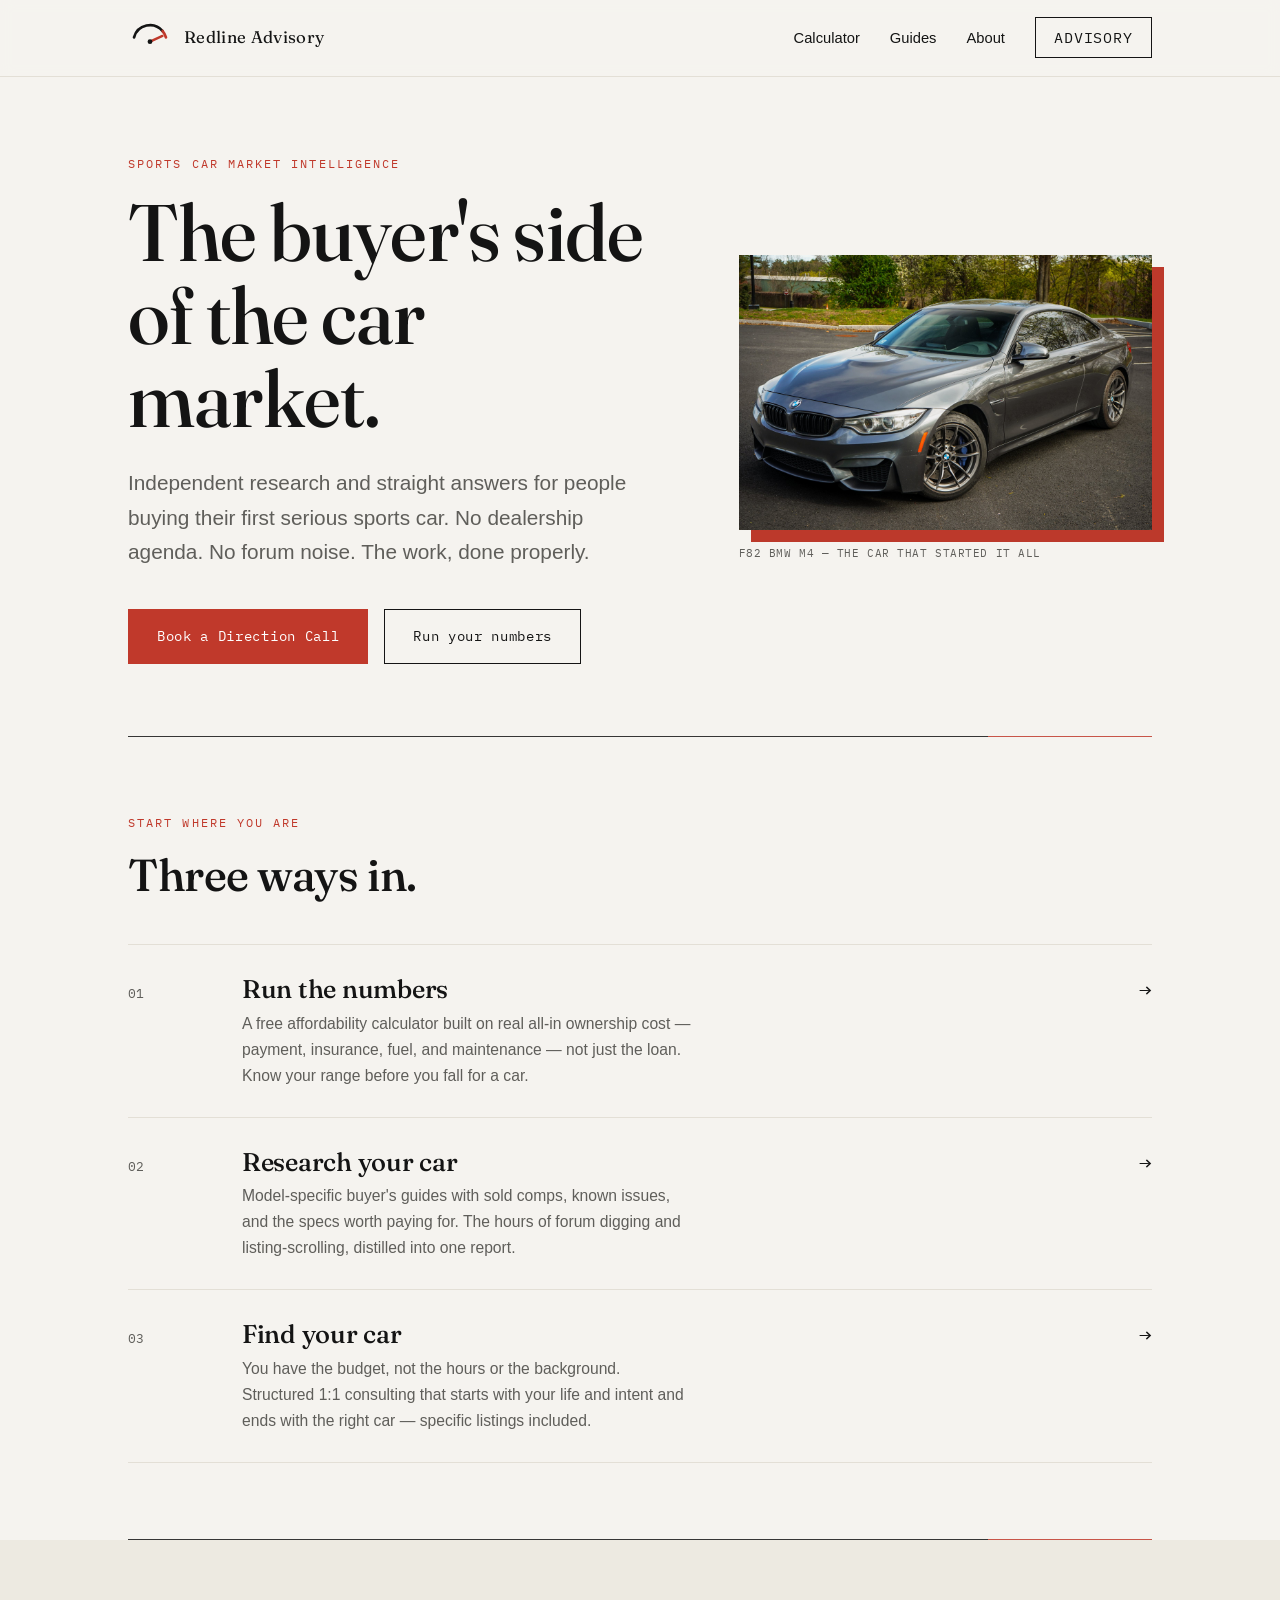
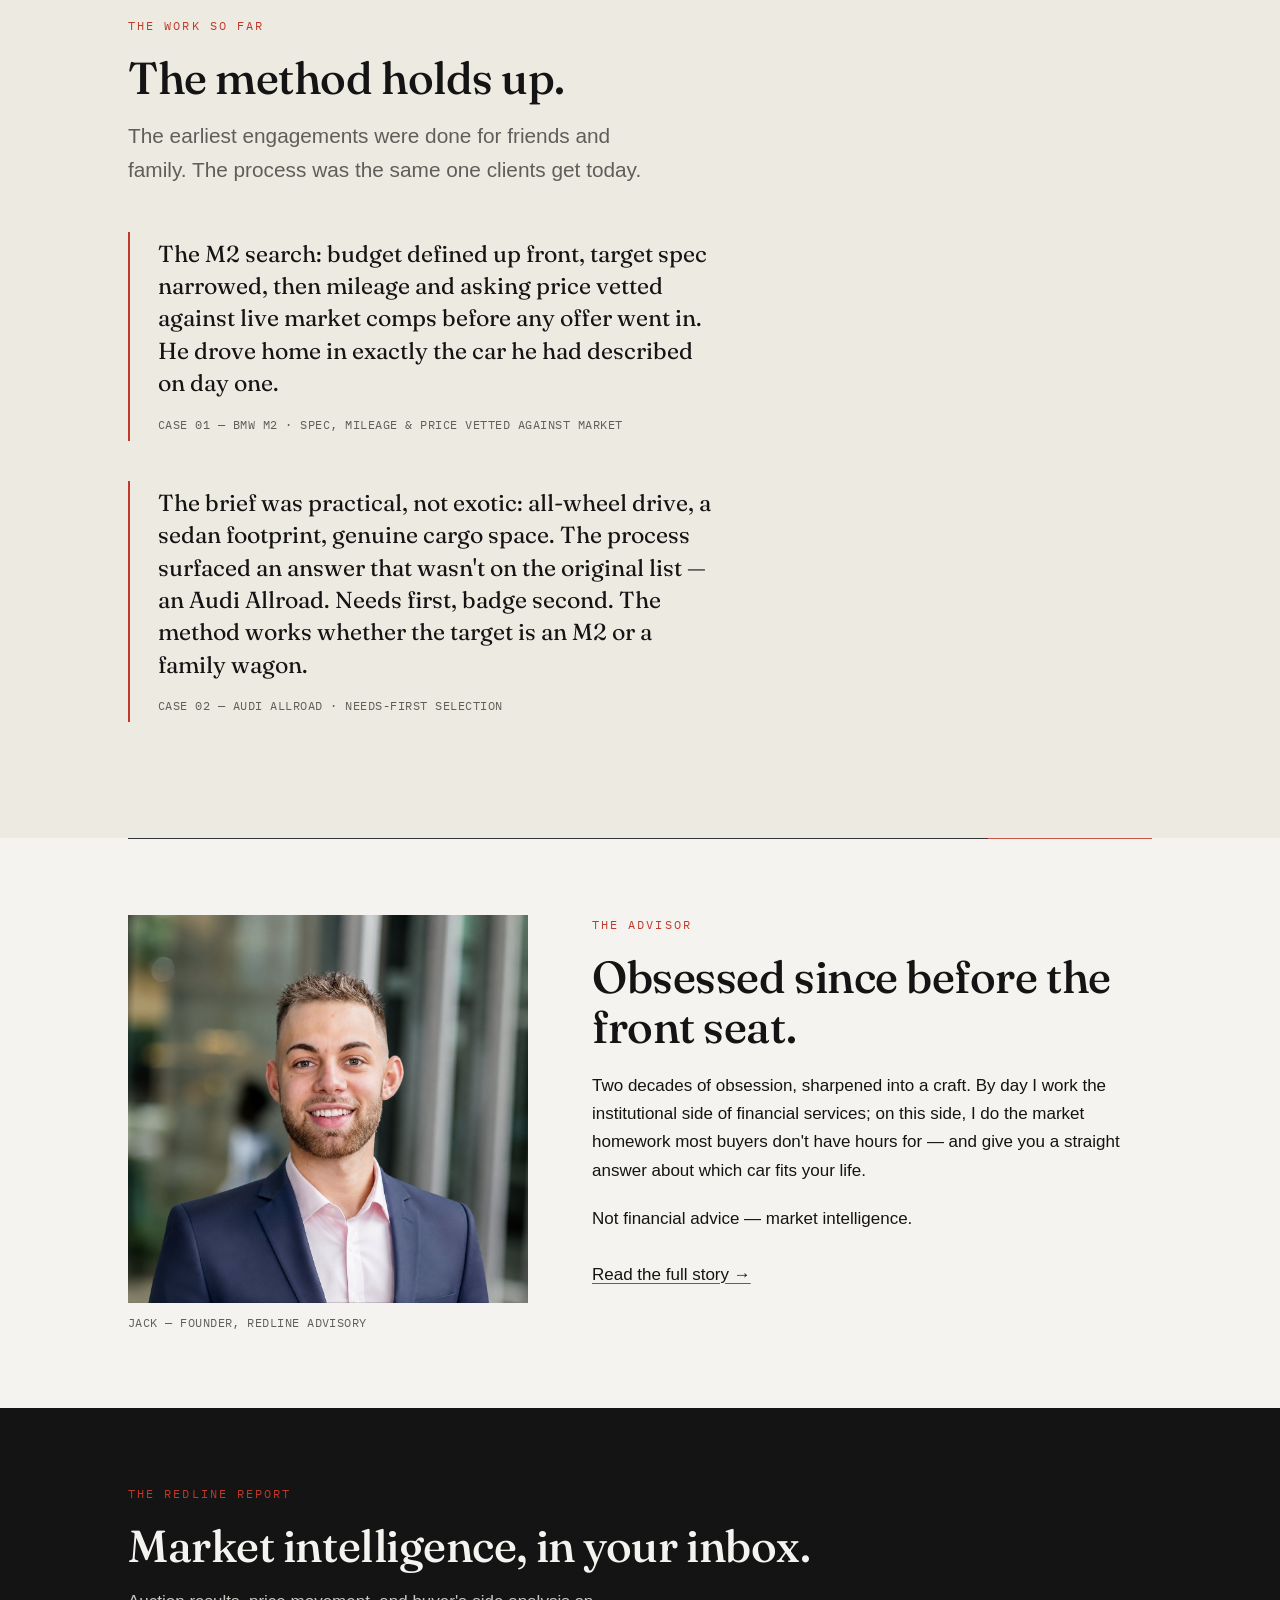
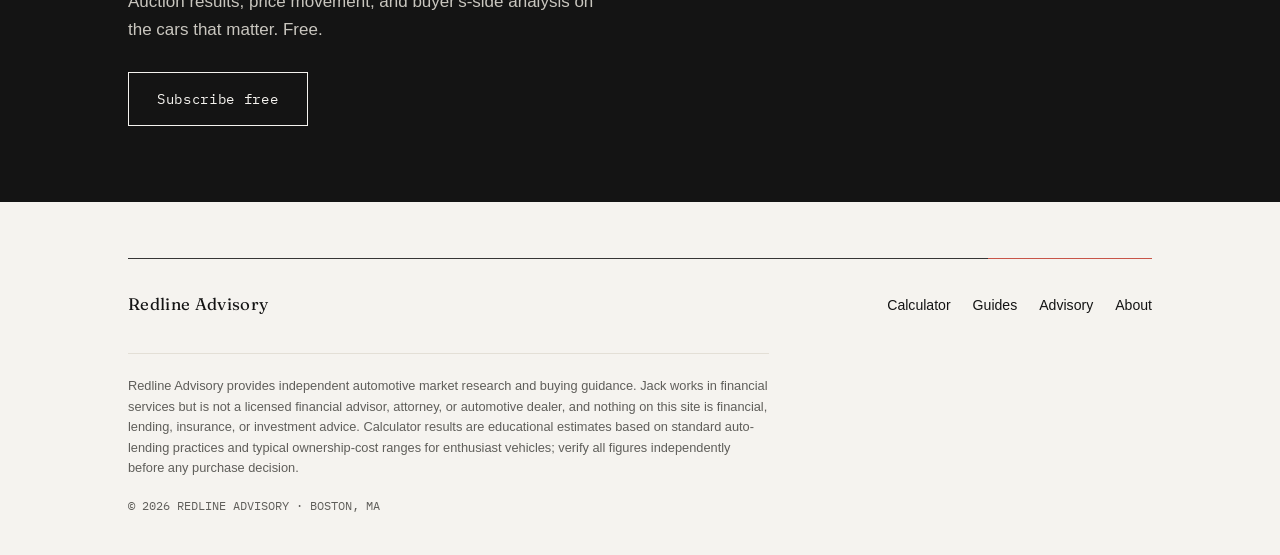
<file: index.html>
<!DOCTYPE html>
<html lang="en">
<head>
<meta charset="UTF-8">
<meta name="viewport" content="width=device-width, initial-scale=1.0">
<title>Redline Advisory — The buyer's side of the car market</title>
<meta name="description" content="Independent sports car market intelligence, buyer's guides, and 1:1 consulting for people buying their first serious sports car.">
<link rel="preconnect" href="https://fonts.googleapis.com">
<link rel="preconnect" href="https://fonts.gstatic.com" crossorigin>
<link href="https://fonts.googleapis.com/css2?family=Fraunces:opsz,wght@9..144,400;9..144,500;9..144,600&family=IBM+Plex+Mono:wght@400;500&display=swap" rel="stylesheet">
<link rel="canonical" href="https://redline-advisory.com/">
<link rel="icon" href="favicon.svg" type="image/svg+xml">
<link rel="icon" href="favicon.ico" sizes="32x32">
<link rel="apple-touch-icon" href="apple-touch-icon.png">
<meta name="theme-color" content="#F5F3EF">
<meta property="og:type" content="website">
<meta property="og:site_name" content="Redline Advisory">
<meta property="og:title" content="Redline Advisory — The buyer's side of the car market">
<meta property="og:description" content="Independent sports car market intelligence, buyer's guides, and 1:1 consulting for people buying their first serious sports car.">
<meta property="og:url" content="https://redline-advisory.com/">
<meta property="og:image" content="https://redline-advisory.com/images/bmw-m4-guide.jpg">
<meta name="twitter:card" content="summary_large_image">
<meta name="twitter:title" content="Redline Advisory — The buyer's side of the car market">
<meta name="twitter:description" content="Independent sports car market intelligence, buyer's guides, and 1:1 consulting for people buying their first serious sports car.">
<meta name="twitter:image" content="https://redline-advisory.com/images/bmw-m4-guide.jpg">
<link rel="stylesheet" href="styles.css">
</head>
<body>

<header class="nav-sticky"><div class="wrap">
  <nav class="nav">
    <a class="nav-logo" href="index.html" aria-label="Redline Advisory home">
      <svg width="44" height="44" viewBox="0 0 48 48" fill="none" xmlns="http://www.w3.org/2000/svg" role="img" aria-hidden="true">
        <path d="M6.6 23.3 A18 18 0 0 1 37.8 16.4" stroke="#141414" stroke-width="3" stroke-linecap="round"/>
        <path d="M37.8 16.4 A18 18 0 0 1 41.4 23.3" stroke="#C0392B" stroke-width="3" stroke-linecap="round"/>
        <line x1="24" y1="28" x2="37.6" y2="21.7" stroke="#C0392B" stroke-width="2.6" stroke-linecap="round"/>
        <circle cx="24" cy="28" r="2.6" fill="#141414"/>
      </svg>
      <span class="nav-wordmark">Redline Advisory</span>
    </a>
    <ul class="nav-links">
      <li class="hide-m"><a href="calculator.html">Calculator</a></li>
      <li class="hide-m"><a href="guides.html">Guides</a></li>
      <li class="hide-m"><a href="about.html">About</a></li>
      <li><a class="nav-cta" href="advisory.html">ADVISORY</a></li>
      <li class="show-m"><button class="nav-toggle" type="button" aria-label="Open menu" aria-expanded="false" aria-controls="nav-mobile"><span></span><span></span><span></span></button></li>
    </ul>
  </nav>
  <ul class="nav-mobile" id="nav-mobile" hidden>
    <li><a href="calculator.html">Calculator</a></li>
    <li><a href="guides.html">Guides</a></li>
    <li><a href="about.html">About</a></li>
  </ul>
</div></header>

<main>
  <!-- HERO -->
  <section class="hero wrap">
    <div class="hero-split">
      <div>
        <span class="eyebrow">Sports Car Market Intelligence</span>
        <h1>The buyer's side of the car market.</h1>
        <p class="lede">Independent research and straight answers for people buying their first serious sports car. No dealership agenda. No forum noise. The work, done properly.</p>
        <div class="hero-actions">
          <a class="btn btn-solid" href="advisory.html">Book a Direction Call</a>
          <a class="btn btn-ghost" href="calculator.html">Run your numbers</a>
        </div>
      </div>
      <div class="hero-photo reveal in">
        <img src="images/bmw-m4-guide.jpg" alt="Mineral Grey BMW M4 F82 coupe, front three-quarter view" fetchpriority="high">
        <p class="photo-cap">F82 BMW M4 &mdash; THE CAR THAT STARTED IT ALL</p>
      </div>
    </div>
  </section>

  <div class="wrap"><hr class="redline-rule rule-anim"></div>

  <!-- PERSONA DOORS -->
  <section class="section wrap">
    <div class="section-head reveal">
      <span class="eyebrow">Start where you are</span>
      <h2>Three ways in.</h2>
    </div>

    <a class="door reveal" href="calculator.html">
      <span class="door-index">01</span>
      <span>
        <h3>Run the numbers</h3>
        <p>A free affordability calculator built on real all-in ownership cost — payment, insurance, fuel, and maintenance — not just the loan. Know your range before you fall for a car.</p>
      </span>
      <span class="door-arrow" aria-hidden="true">&rarr;</span>
    </a>

    <a class="door reveal" href="guides.html">
      <span class="door-index">02</span>
      <span>
        <h3>Research your car</h3>
        <p>Model-specific buyer's guides with sold comps, known issues, and the specs worth paying for. The hours of forum digging and listing-scrolling, distilled into one report.</p>
      </span>
      <span class="door-arrow" aria-hidden="true">&rarr;</span>
    </a>

    <a class="door reveal" href="advisory.html">
      <span class="door-index">03</span>
      <span>
        <h3>Find your car</h3>
        <p>You have the budget, not the hours or the background. Structured 1:1 consulting that starts with your life and intent and ends with the right car — specific listings included.</p>
      </span>
      <span class="door-arrow" aria-hidden="true">&rarr;</span>
    </a>
  </section>

  <div class="wrap"><hr class="redline-rule rule-anim"></div>

  <!-- PROOF -->
  <section class="section band-alt"><div class="wrap">
    <div class="section-head reveal">
      <span class="eyebrow">The work so far</span>
      <h2>The method holds up.</h2>
      <p class="lede" style="margin-top:16px;">The earliest engagements were done for friends and family. The process was the same one clients get today.</p>
    </div>

    <figure class="case reveal">
      <blockquote>The M2 search: budget defined up front, target spec narrowed, then mileage and asking price vetted against live market comps before any offer went in. He drove home in exactly the car he had described on day one.</blockquote>
      <figcaption>CASE 01 &mdash; BMW M2 &middot; SPEC, MILEAGE &amp; PRICE VETTED AGAINST MARKET</figcaption>
    </figure>

    <figure class="case reveal">
      <blockquote>The brief was practical, not exotic: all-wheel drive, a sedan footprint, genuine cargo space. The process surfaced an answer that wasn't on the original list &mdash; an Audi Allroad. Needs first, badge second. The method works whether the target is an M2 or a family wagon.</blockquote>
      <figcaption>CASE 02 &mdash; AUDI ALLROAD &middot; NEEDS-FIRST SELECTION</figcaption>
    </figure>
  </div></section>

  <div class="wrap"><hr class="redline-rule rule-anim"></div>

  <!-- ABOUT TEASER -->
  <section class="section wrap">
    <div class="about-grid">
      <div class="reveal">
        <img src="images/jack-headshot.jpg" alt="Jack, founder of Redline Advisory" loading="lazy">
        <p class="photo-cap">JACK &mdash; FOUNDER, REDLINE ADVISORY</p>
      </div>
      <div class="about-copy reveal">
        <span class="eyebrow">The advisor</span>
        <h2>Obsessed since before the front seat.</h2>
        <p style="margin-top:20px;">Two decades of obsession, sharpened into a craft. By day I work the institutional side of financial services; on this side, I do the market homework most buyers don't have hours for &mdash; and give you a straight answer about which car fits your life.</p>
        <p>Not financial advice &mdash; market intelligence.</p>
        <p style="margin-top:28px;"><a href="about.html">Read the full story &rarr;</a></p>
      </div>
    </div>
  </section>

  <!-- NEWSLETTER BAND -->
  <section class="news-band">
    <div class="wrap section">
      <span class="eyebrow">The Redline Report</span>
      <h2>Market intelligence, in your inbox.</h2>
      <p style="margin-top:16px;">Auction results, price movement, and buyer's-side analysis on the cars that matter. Free.</p>
      <!-- SWAP: replace href with your Beehiiv subscribe URL -->
      <a class="btn" href="#" data-placeholder="beehiiv">Subscribe free</a>
    </div>
  </section>
</main>

<footer class="wrap">
  <hr class="redline-rule rule-anim">
  <div class="foot-grid">
    <span class="nav-wordmark">Redline Advisory</span>
    <ul class="foot-links">
      <li><a href="calculator.html">Calculator</a></li>
      <li><a href="guides.html">Guides</a></li>
      <li><a href="advisory.html">Advisory</a></li>
      <li><a href="about.html">About</a></li>
    </ul>
  </div>
  <p class="disclaimer">Redline Advisory provides independent automotive market research and buying guidance. Jack works in financial services but is not a licensed financial advisor, attorney, or automotive dealer, and nothing on this site is financial, lending, insurance, or investment advice. Calculator results are educational estimates based on standard auto-lending practices and typical ownership-cost ranges for enthusiast vehicles; verify all figures independently before any purchase decision.</p>
  <p class="copyright">&copy; 2026 REDLINE ADVISORY &middot; BOSTON, MA</p>
</footer>

<script src="site.js"></script>
</body>
</html>
</file>
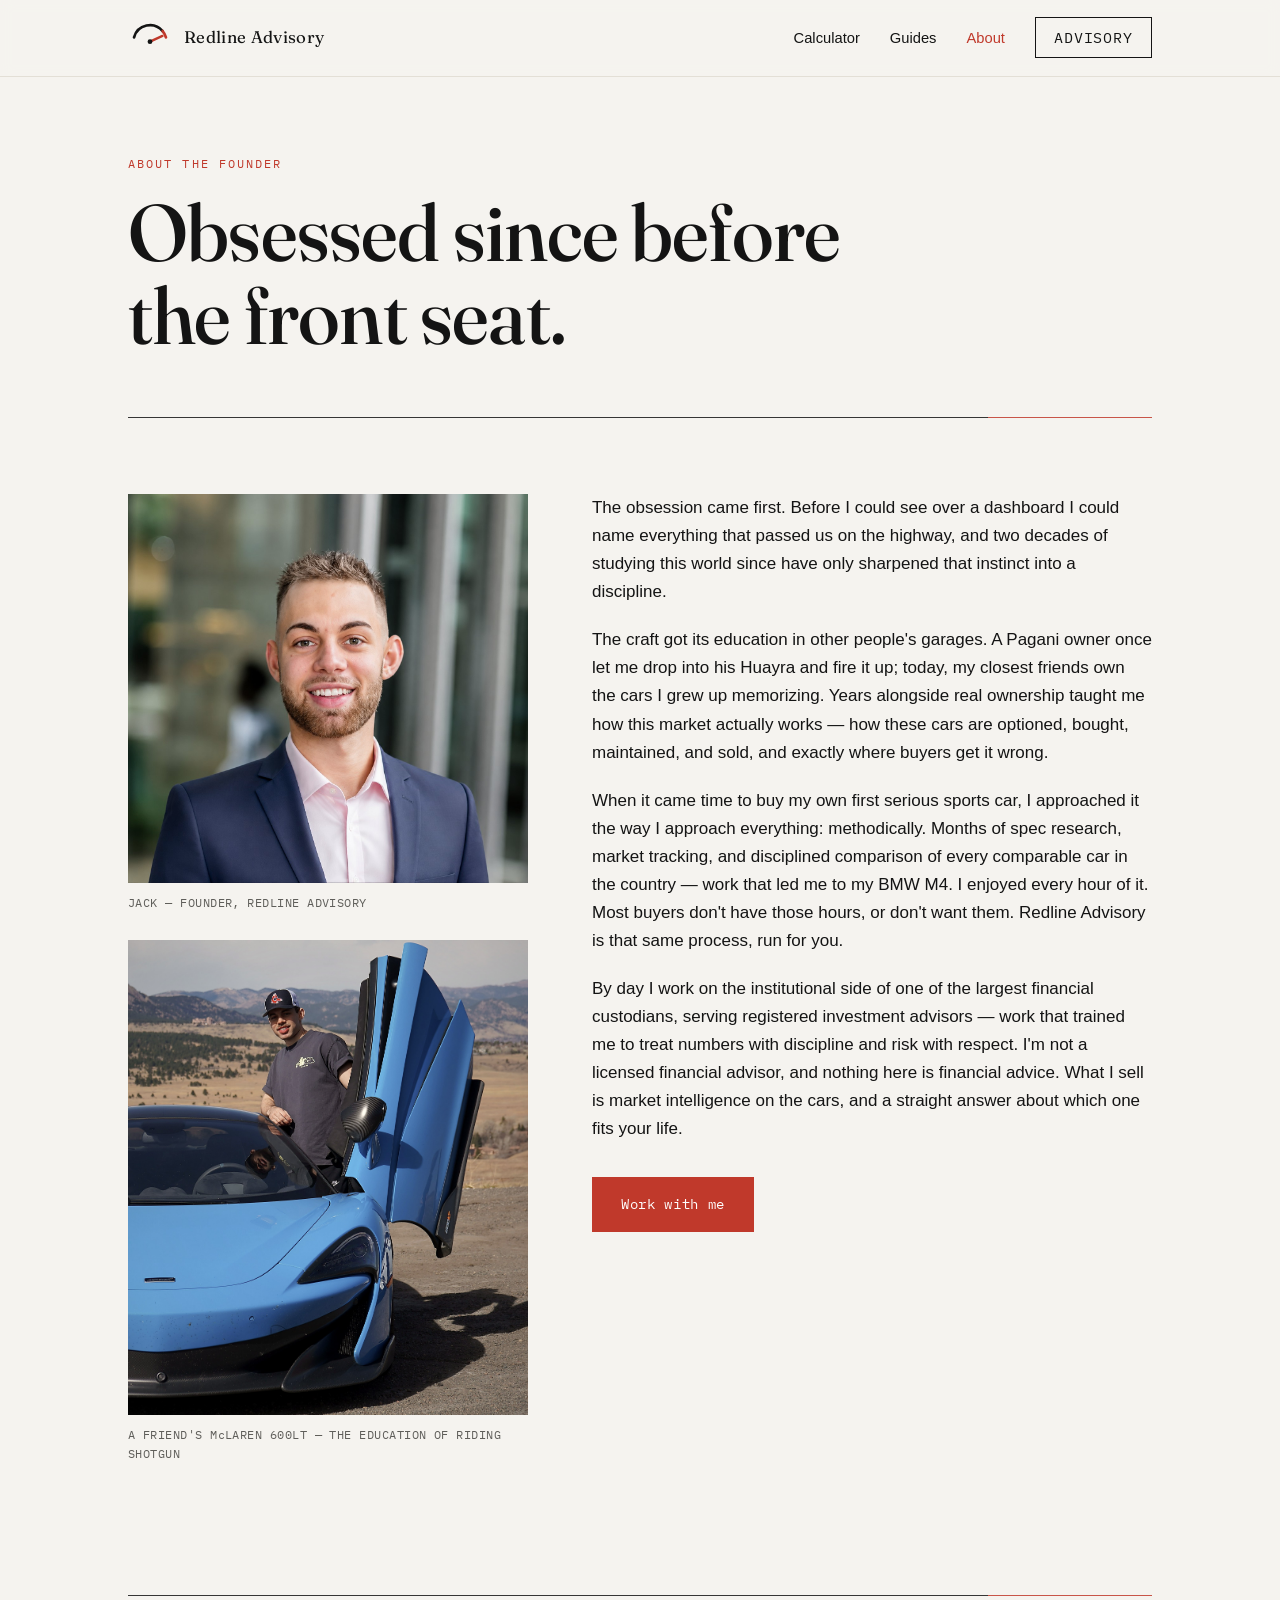
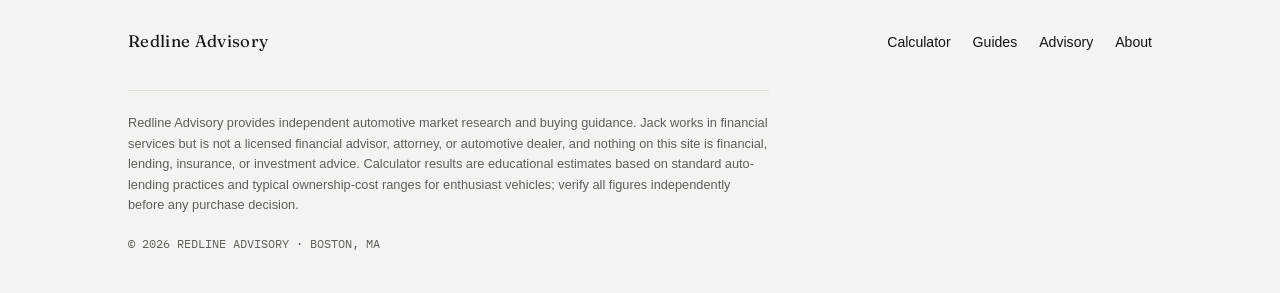
<file: about.html>
<!DOCTYPE html>
<html lang="en">
<head>
<meta charset="UTF-8">
<meta name="viewport" content="width=device-width, initial-scale=1.0">
<title>About Jack — Redline Advisory</title>
<meta name="description" content="The story behind Redline Advisory: a lifelong car obsessive with a financial services background, doing the buyer's-side research most people don't have time for.">
<link rel="preconnect" href="https://fonts.googleapis.com">
<link rel="preconnect" href="https://fonts.gstatic.com" crossorigin>
<link href="https://fonts.googleapis.com/css2?family=Fraunces:opsz,wght@9..144,400;9..144,500;9..144,600&family=IBM+Plex+Mono:wght@400;500&display=swap" rel="stylesheet">
<link rel="canonical" href="https://redline-advisory.com/about.html">
<link rel="icon" href="favicon.svg" type="image/svg+xml">
<link rel="icon" href="favicon.ico" sizes="32x32">
<link rel="apple-touch-icon" href="apple-touch-icon.png">
<meta name="theme-color" content="#F5F3EF">
<meta property="og:type" content="website">
<meta property="og:site_name" content="Redline Advisory">
<meta property="og:title" content="About Jack — Redline Advisory">
<meta property="og:description" content="The story behind Redline Advisory: a lifelong car obsessive with a financial services background, doing the buyer's-side research most people don't have time for.">
<meta property="og:url" content="https://redline-advisory.com/about.html">
<meta property="og:image" content="https://redline-advisory.com/images/bmw-m4-guide.jpg">
<meta name="twitter:card" content="summary_large_image">
<meta name="twitter:title" content="About Jack — Redline Advisory">
<meta name="twitter:description" content="The story behind Redline Advisory: a lifelong car obsessive with a financial services background, doing the buyer's-side research most people don't have time for.">
<meta name="twitter:image" content="https://redline-advisory.com/images/bmw-m4-guide.jpg">
<link rel="stylesheet" href="styles.css">
</head>
<body>

<header class="nav-sticky"><div class="wrap">
  <nav class="nav">
    <a class="nav-logo" href="index.html" aria-label="Redline Advisory home">
      <svg width="44" height="44" viewBox="0 0 48 48" fill="none" xmlns="http://www.w3.org/2000/svg" aria-hidden="true">
        <path d="M6.6 23.3 A18 18 0 0 1 37.8 16.4" stroke="#141414" stroke-width="3" stroke-linecap="round"/>
        <path d="M37.8 16.4 A18 18 0 0 1 41.4 23.3" stroke="#C0392B" stroke-width="3" stroke-linecap="round"/>
        <line x1="24" y1="28" x2="37.6" y2="21.7" stroke="#C0392B" stroke-width="2.6" stroke-linecap="round"/>
        <circle cx="24" cy="28" r="2.6" fill="#141414"/>
      </svg>
      <span class="nav-wordmark">Redline Advisory</span>
    </a>
    <ul class="nav-links">
      <li class="hide-m"><a href="calculator.html">Calculator</a></li>
      <li class="hide-m"><a href="guides.html">Guides</a></li>
      <li class="hide-m"><a class="active" href="about.html">About</a></li>
      <li><a class="nav-cta" href="advisory.html">ADVISORY</a></li>
      <li class="show-m"><button class="nav-toggle" type="button" aria-label="Open menu" aria-expanded="false" aria-controls="nav-mobile"><span></span><span></span><span></span></button></li>
    </ul>
  </nav>
  <ul class="nav-mobile" id="nav-mobile" hidden>
    <li><a href="calculator.html">Calculator</a></li>
    <li><a href="guides.html">Guides</a></li>
    <li><a class="active" href="about.html">About</a></li>
  </ul>
</div></header>

<main>
  <section class="hero wrap" style="padding-bottom: clamp(30px, 5vw, 60px);">
    <span class="eyebrow">About the founder</span>
    <h1>Obsessed since before the front seat.</h1>
  </section>

  <div class="wrap"><hr class="redline-rule rule-anim"></div>

  <section class="section wrap">
    <div class="about-grid">
      <div class="reveal">
        <img src="images/jack-headshot.jpg" alt="Jack, founder of Redline Advisory" loading="lazy">
        <p class="photo-cap">JACK &mdash; FOUNDER, REDLINE ADVISORY</p>
        <img src="images/mclaren-600lt.jpg" alt="Jack standing at the open door of a friend's blue McLaren 600LT in the Colorado foothills" loading="lazy" style="margin-top: 28px;">
        <p class="photo-cap">A FRIEND'S McLAREN 600LT &mdash; THE EDUCATION OF RIDING SHOTGUN</p>
      </div>

      <div class="about-copy reveal">
        <p>The obsession came first. Before I could see over a dashboard I could name everything that passed us on the highway, and two decades of studying this world since have only sharpened that instinct into a discipline.</p>

        <p>The craft got its education in other people's garages. A Pagani owner once let me drop into his Huayra and fire it up; today, my closest friends own the cars I grew up memorizing. Years alongside real ownership taught me how this market actually works &mdash; how these cars are optioned, bought, maintained, and sold, and exactly where buyers get it wrong.</p>

        <p>When it came time to buy my own first serious sports car, I approached it the way I approach everything: methodically. Months of spec research, market tracking, and disciplined comparison of every comparable car in the country &mdash; work that led me to my BMW M4. I enjoyed every hour of it. Most buyers don't have those hours, or don't want them. Redline Advisory is that same process, run for you.</p>

        <p>By day I work on the institutional side of one of the largest financial custodians, serving registered investment advisors &mdash; work that trained me to treat numbers with discipline and risk with respect. I'm not a licensed financial advisor, and nothing here is financial advice. What I sell is market intelligence on the cars, and a straight answer about which one fits your life.</p>

        <p style="margin-top: 34px;"><a class="btn btn-solid" href="advisory.html" style="text-decoration:none;">Work with me</a></p>
      </div>
    </div>
  </section>
</main>

<footer class="wrap">
  <hr class="redline-rule rule-anim">
  <div class="foot-grid">
    <span class="nav-wordmark">Redline Advisory</span>
    <ul class="foot-links">
      <li><a href="calculator.html">Calculator</a></li>
      <li><a href="guides.html">Guides</a></li>
      <li><a href="advisory.html">Advisory</a></li>
      <li><a href="about.html">About</a></li>
    </ul>
  </div>
  <p class="disclaimer">Redline Advisory provides independent automotive market research and buying guidance. Jack works in financial services but is not a licensed financial advisor, attorney, or automotive dealer, and nothing on this site is financial, lending, insurance, or investment advice. Calculator results are educational estimates based on standard auto-lending practices and typical ownership-cost ranges for enthusiast vehicles; verify all figures independently before any purchase decision.</p>
  <p class="copyright">&copy; 2026 REDLINE ADVISORY &middot; BOSTON, MA</p>
</footer>

<script src="site.js"></script>
</body>
</html>
</file>
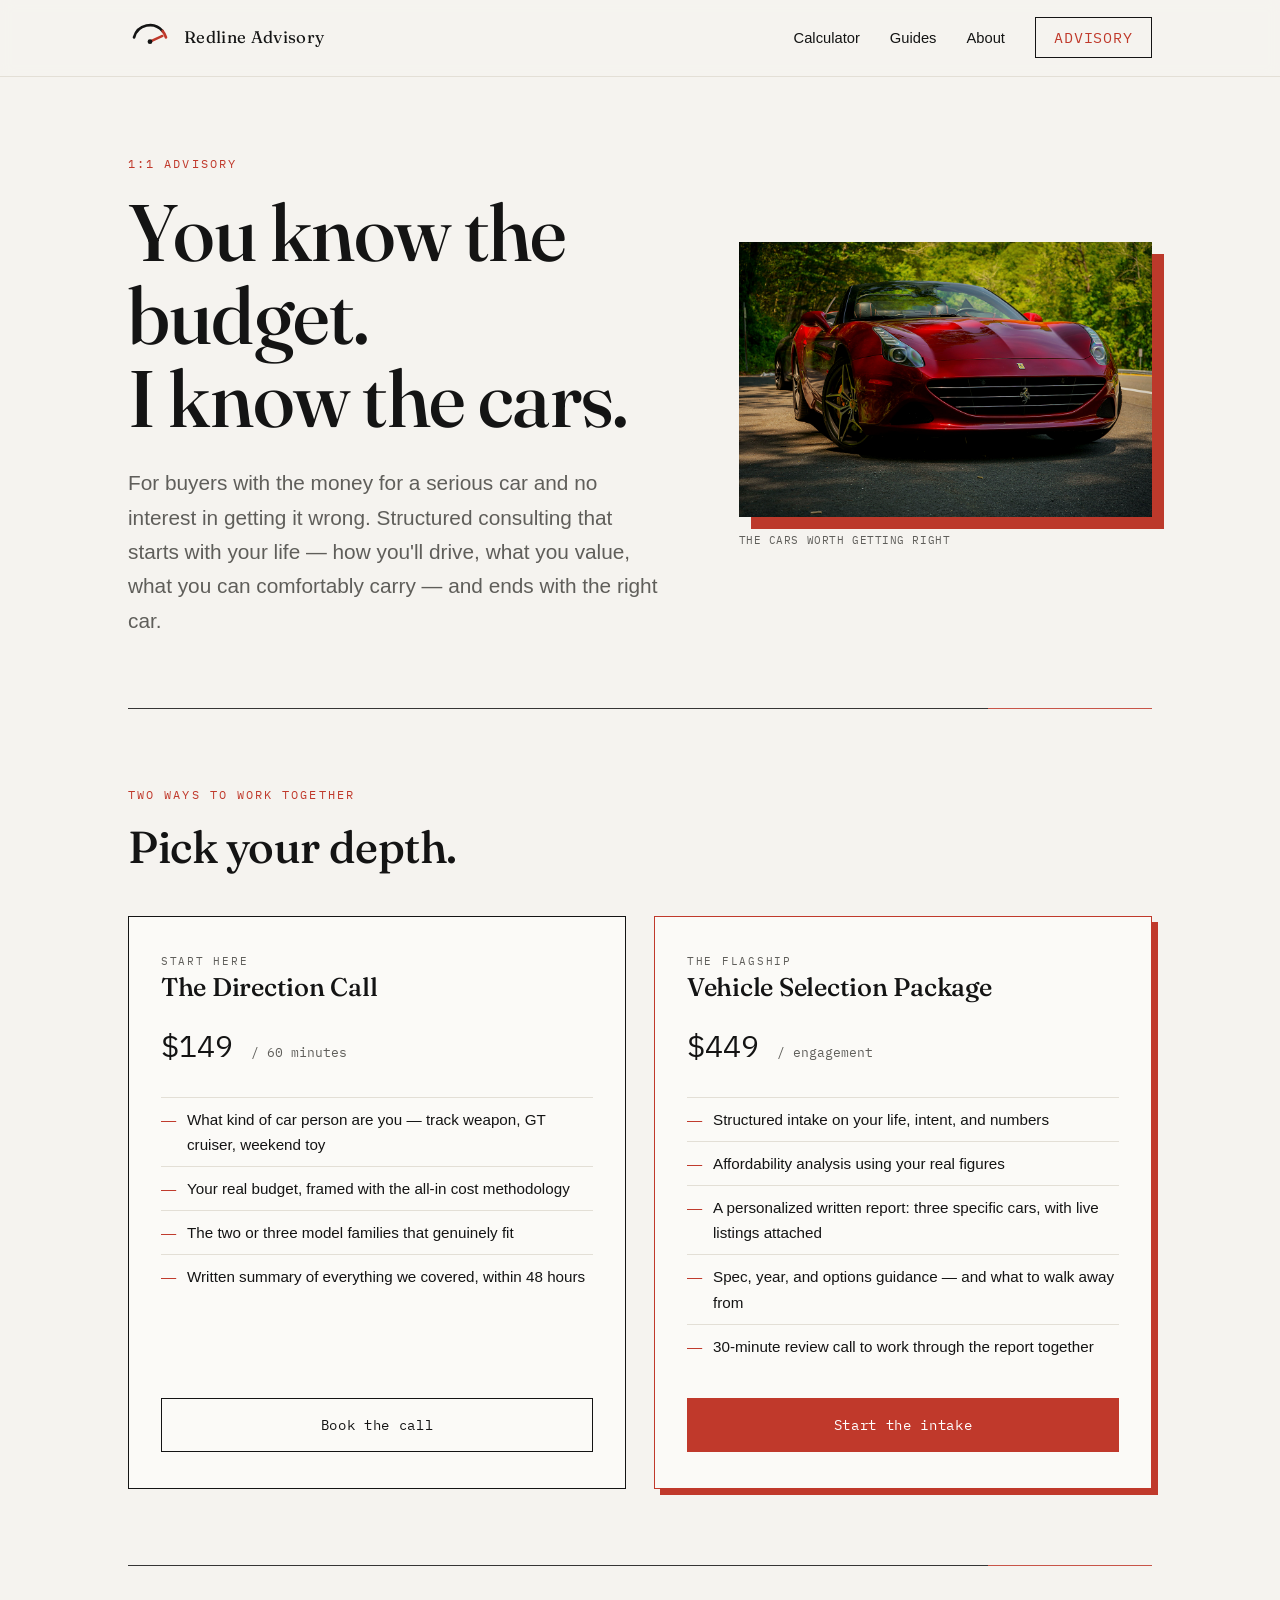
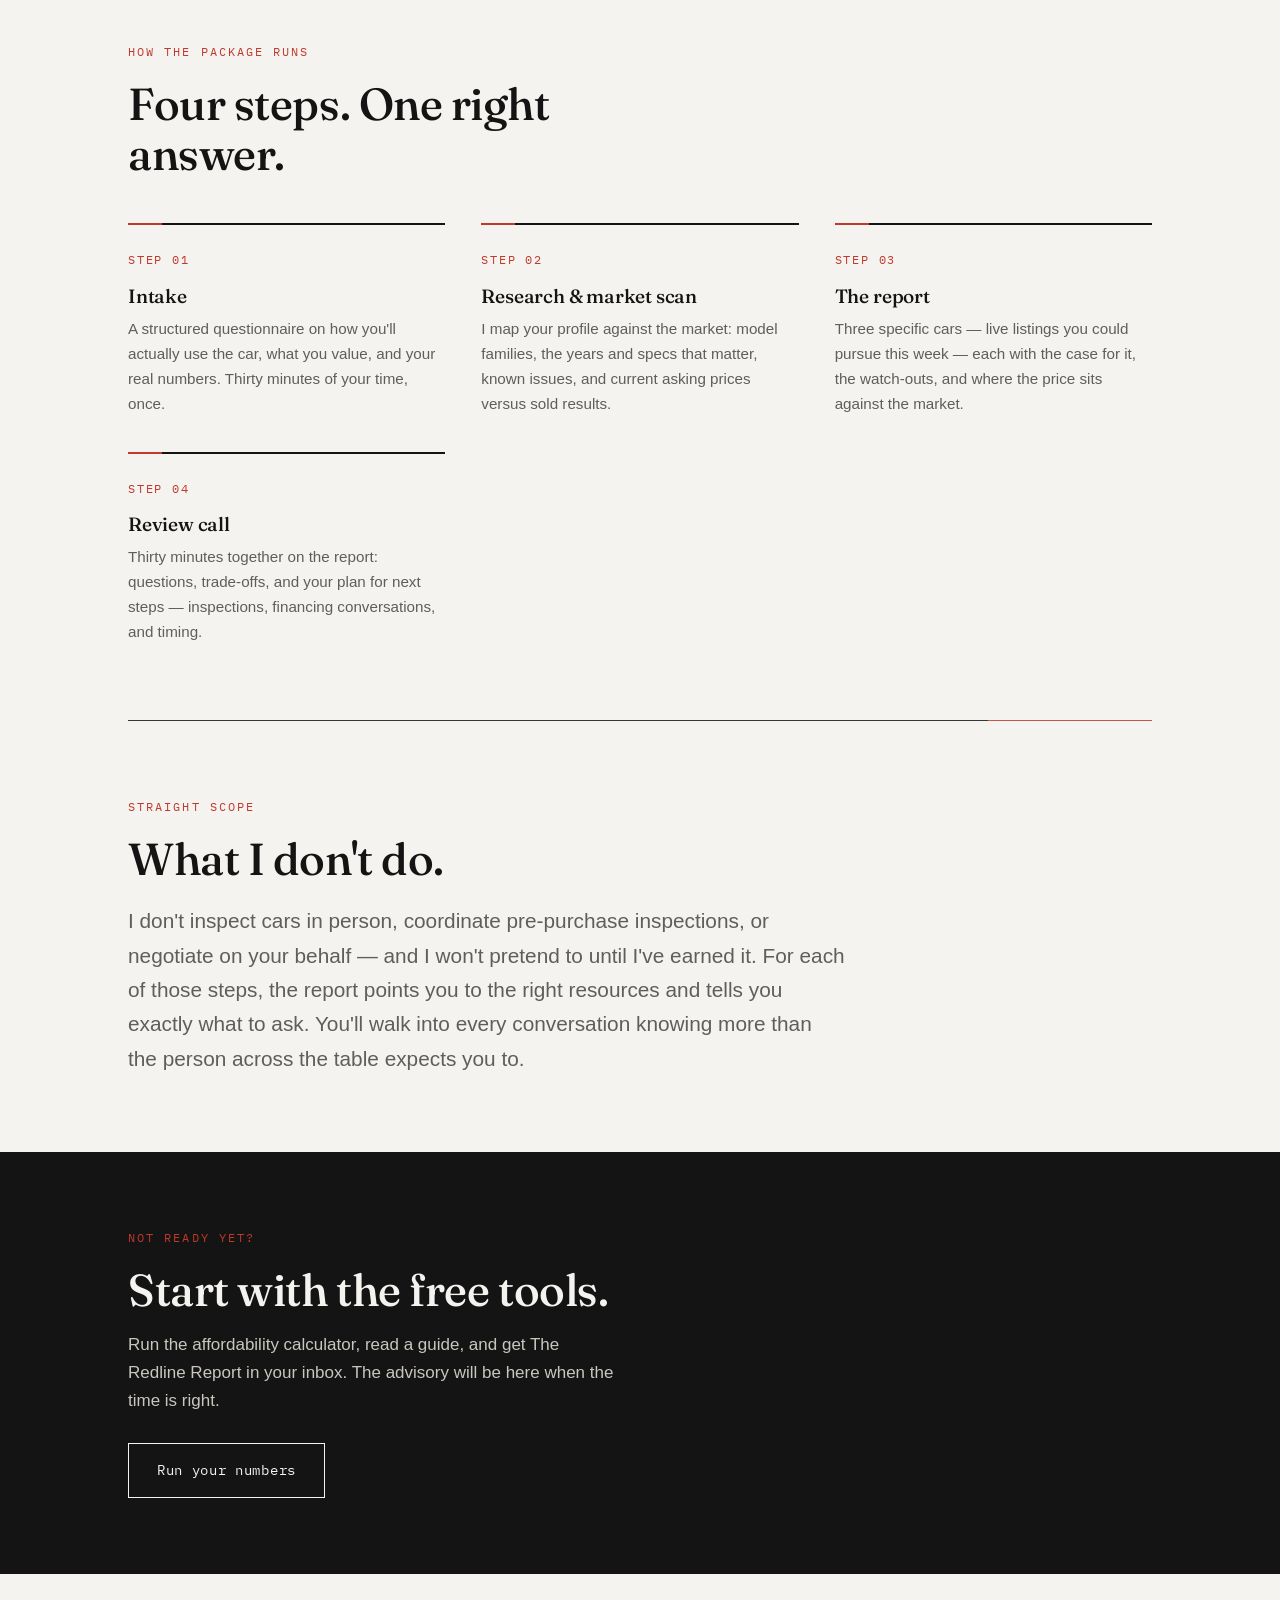
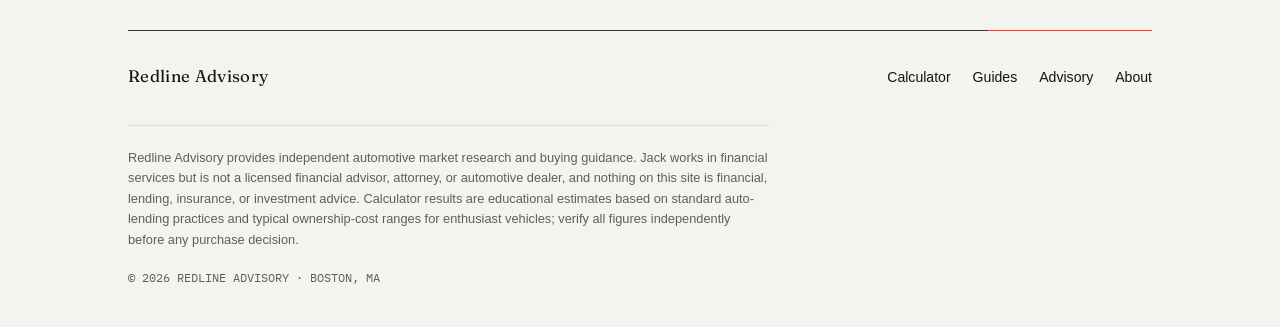
<file: advisory.html>
<!DOCTYPE html>
<html lang="en">
<head>
<meta charset="UTF-8">
<meta name="viewport" content="width=device-width, initial-scale=1.0">
<title>Advisory — Redline Advisory</title>
<meta name="description" content="1:1 sports car buying consultation. A Direction Call to find your lane, or a full Vehicle Selection Package ending in three specific cars with live listings.">
<link rel="preconnect" href="https://fonts.googleapis.com">
<link rel="preconnect" href="https://fonts.gstatic.com" crossorigin>
<link href="https://fonts.googleapis.com/css2?family=Fraunces:opsz,wght@9..144,400;9..144,500;9..144,600&family=IBM+Plex+Mono:wght@400;500&display=swap" rel="stylesheet">
<link rel="canonical" href="https://redline-advisory.com/advisory.html">
<link rel="icon" href="favicon.svg" type="image/svg+xml">
<link rel="icon" href="favicon.ico" sizes="32x32">
<link rel="apple-touch-icon" href="apple-touch-icon.png">
<meta name="theme-color" content="#F5F3EF">
<meta property="og:type" content="website">
<meta property="og:site_name" content="Redline Advisory">
<meta property="og:title" content="Advisory — Redline Advisory">
<meta property="og:description" content="1:1 sports car buying consultation. A Direction Call to find your lane, or a full Vehicle Selection Package ending in three specific cars with live listings.">
<meta property="og:url" content="https://redline-advisory.com/advisory.html">
<meta property="og:image" content="https://redline-advisory.com/images/bmw-m4-guide.jpg">
<meta name="twitter:card" content="summary_large_image">
<meta name="twitter:title" content="Advisory — Redline Advisory">
<meta name="twitter:description" content="1:1 sports car buying consultation. A Direction Call to find your lane, or a full Vehicle Selection Package ending in three specific cars with live listings.">
<meta name="twitter:image" content="https://redline-advisory.com/images/bmw-m4-guide.jpg">
<link rel="stylesheet" href="styles.css">
</head>
<body>

<header class="nav-sticky"><div class="wrap">
  <nav class="nav">
    <a class="nav-logo" href="index.html" aria-label="Redline Advisory home">
      <svg width="44" height="44" viewBox="0 0 48 48" fill="none" xmlns="http://www.w3.org/2000/svg" aria-hidden="true">
        <path d="M6.6 23.3 A18 18 0 0 1 37.8 16.4" stroke="#141414" stroke-width="3" stroke-linecap="round"/>
        <path d="M37.8 16.4 A18 18 0 0 1 41.4 23.3" stroke="#C0392B" stroke-width="3" stroke-linecap="round"/>
        <line x1="24" y1="28" x2="37.6" y2="21.7" stroke="#C0392B" stroke-width="2.6" stroke-linecap="round"/>
        <circle cx="24" cy="28" r="2.6" fill="#141414"/>
      </svg>
      <span class="nav-wordmark">Redline Advisory</span>
    </a>
    <ul class="nav-links">
      <li class="hide-m"><a href="calculator.html">Calculator</a></li>
      <li class="hide-m"><a href="guides.html">Guides</a></li>
      <li class="hide-m"><a href="about.html">About</a></li>
      <li><a class="nav-cta active" href="advisory.html">ADVISORY</a></li>
      <li class="show-m"><button class="nav-toggle" type="button" aria-label="Open menu" aria-expanded="false" aria-controls="nav-mobile"><span></span><span></span><span></span></button></li>
    </ul>
  </nav>
  <ul class="nav-mobile" id="nav-mobile" hidden>
    <li><a href="calculator.html">Calculator</a></li>
    <li><a href="guides.html">Guides</a></li>
    <li><a href="about.html">About</a></li>
  </ul>
</div></header>

<main>
  <section class="hero wrap" style="padding-bottom: clamp(40px, 6vw, 70px);">
    <div class="hero-split">
      <div>
        <span class="eyebrow">1:1 Advisory</span>
        <h1>You know the budget.<br>I know the cars.</h1>
        <p class="lede">For buyers with the money for a serious car and no interest in getting it wrong. Structured consulting that starts with your life &mdash; how you'll drive, what you value, what you can comfortably carry &mdash; and ends with the right car.</p>
      </div>
      <div class="hero-photo reveal in">
        <img src="images/ferrari-california-t.jpg" alt="Ferrari California T, front three-quarter view" fetchpriority="high">
        <p class="photo-cap">THE CARS WORTH GETTING RIGHT</p>
      </div>
    </div>
  </section>

  <div class="wrap"><hr class="redline-rule rule-anim"></div>

  <!-- OFFERS -->
  <section class="section wrap">
    <div class="section-head reveal">
      <span class="eyebrow">Two ways to work together</span>
      <h2>Pick your depth.</h2>
    </div>
    <div class="offer-grid">

      <div class="offer reveal">
        <span class="offer-tag">Start here</span>
        <h3>The Direction Call</h3>
        <p class="offer-price">$149 <span class="per">/ 60 minutes</span></p>
        <ul>
          <li>What kind of car person are you &mdash; track weapon, GT cruiser, weekend toy</li>
          <li>Your real budget, framed with the all-in cost methodology</li>
          <li>The two or three model families that genuinely fit</li>
          <li>Written summary of everything we covered, within 48 hours</li>
        </ul>
        <!-- SWAP: replace href with your Calendly booking URL -->
        <a class="btn btn-ghost" href="#" data-placeholder="calendly">Book the call</a>
      </div>

      <div class="offer featured reveal">
        <span class="offer-tag">The flagship</span>
        <h3>Vehicle Selection Package</h3>
        <p class="offer-price">$449 <span class="per">/ engagement</span></p>
        <ul>
          <li>Structured intake on your life, intent, and numbers</li>
          <li>Affordability analysis using your real figures</li>
          <li>A personalized written report: three specific cars, with live listings attached</li>
          <li>Spec, year, and options guidance &mdash; and what to walk away from</li>
          <li>30-minute review call to work through the report together</li>
        </ul>
        <!-- SWAP: replace href with your Stripe payment link -->
        <a class="btn btn-solid" href="#" data-placeholder="stripe">Start the intake</a>
      </div>

    </div>
  </section>

  <div class="wrap"><hr class="redline-rule rule-anim"></div>

  <!-- PROCESS -->
  <section class="section wrap">
    <div class="section-head reveal">
      <span class="eyebrow">How the package runs</span>
      <h2>Four steps. One right answer.</h2>
    </div>
    <div class="steps">
      <div class="step reveal">
        <span class="step-num">STEP 01</span>
        <h3>Intake</h3>
        <p>A structured questionnaire on how you'll actually use the car, what you value, and your real numbers. Thirty minutes of your time, once.</p>
      </div>
      <div class="step reveal">
        <span class="step-num">STEP 02</span>
        <h3>Research &amp; market scan</h3>
        <p>I map your profile against the market: model families, the years and specs that matter, known issues, and current asking prices versus sold results.</p>
      </div>
      <div class="step reveal">
        <span class="step-num">STEP 03</span>
        <h3>The report</h3>
        <p>Three specific cars &mdash; live listings you could pursue this week &mdash; each with the case for it, the watch-outs, and where the price sits against the market.</p>
      </div>
      <div class="step reveal">
        <span class="step-num">STEP 04</span>
        <h3>Review call</h3>
        <p>Thirty minutes together on the report: questions, trade-offs, and your plan for next steps &mdash; inspections, financing conversations, and timing.</p>
      </div>
    </div>
  </section>

  <div class="wrap"><hr class="redline-rule rule-anim"></div>

  <!-- SCOPE HONESTY -->
  <section class="section wrap">
    <div class="section-head reveal" style="margin-bottom: 20px;">
      <span class="eyebrow">Straight scope</span>
      <h2>What I don't do.</h2>
    </div>
    <p class="lede reveal" style="max-width: 62ch;">I don't inspect cars in person, coordinate pre-purchase inspections, or negotiate on your behalf &mdash; and I won't pretend to until I've earned it. For each of those steps, the report points you to the right resources and tells you exactly what to ask. You'll walk into every conversation knowing more than the person across the table expects you to.</p>
  </section>

  <!-- NEWSLETTER BAND -->
  <section class="news-band">
    <div class="wrap section">
      <span class="eyebrow">Not ready yet?</span>
      <h2>Start with the free tools.</h2>
      <p style="margin-top:16px;">Run the affordability calculator, read a guide, and get The Redline Report in your inbox. The advisory will be here when the time is right.</p>
      <a class="btn" href="calculator.html">Run your numbers</a>
    </div>
  </section>
</main>

<footer class="wrap">
  <hr class="redline-rule rule-anim">
  <div class="foot-grid">
    <span class="nav-wordmark">Redline Advisory</span>
    <ul class="foot-links">
      <li><a href="calculator.html">Calculator</a></li>
      <li><a href="guides.html">Guides</a></li>
      <li><a href="advisory.html">Advisory</a></li>
      <li><a href="about.html">About</a></li>
    </ul>
  </div>
  <p class="disclaimer">Redline Advisory provides independent automotive market research and buying guidance. Jack works in financial services but is not a licensed financial advisor, attorney, or automotive dealer, and nothing on this site is financial, lending, insurance, or investment advice. Calculator results are educational estimates based on standard auto-lending practices and typical ownership-cost ranges for enthusiast vehicles; verify all figures independently before any purchase decision.</p>
  <p class="copyright">&copy; 2026 REDLINE ADVISORY &middot; BOSTON, MA</p>
</footer>

<script src="site.js"></script>
</body>
</html>
</file>
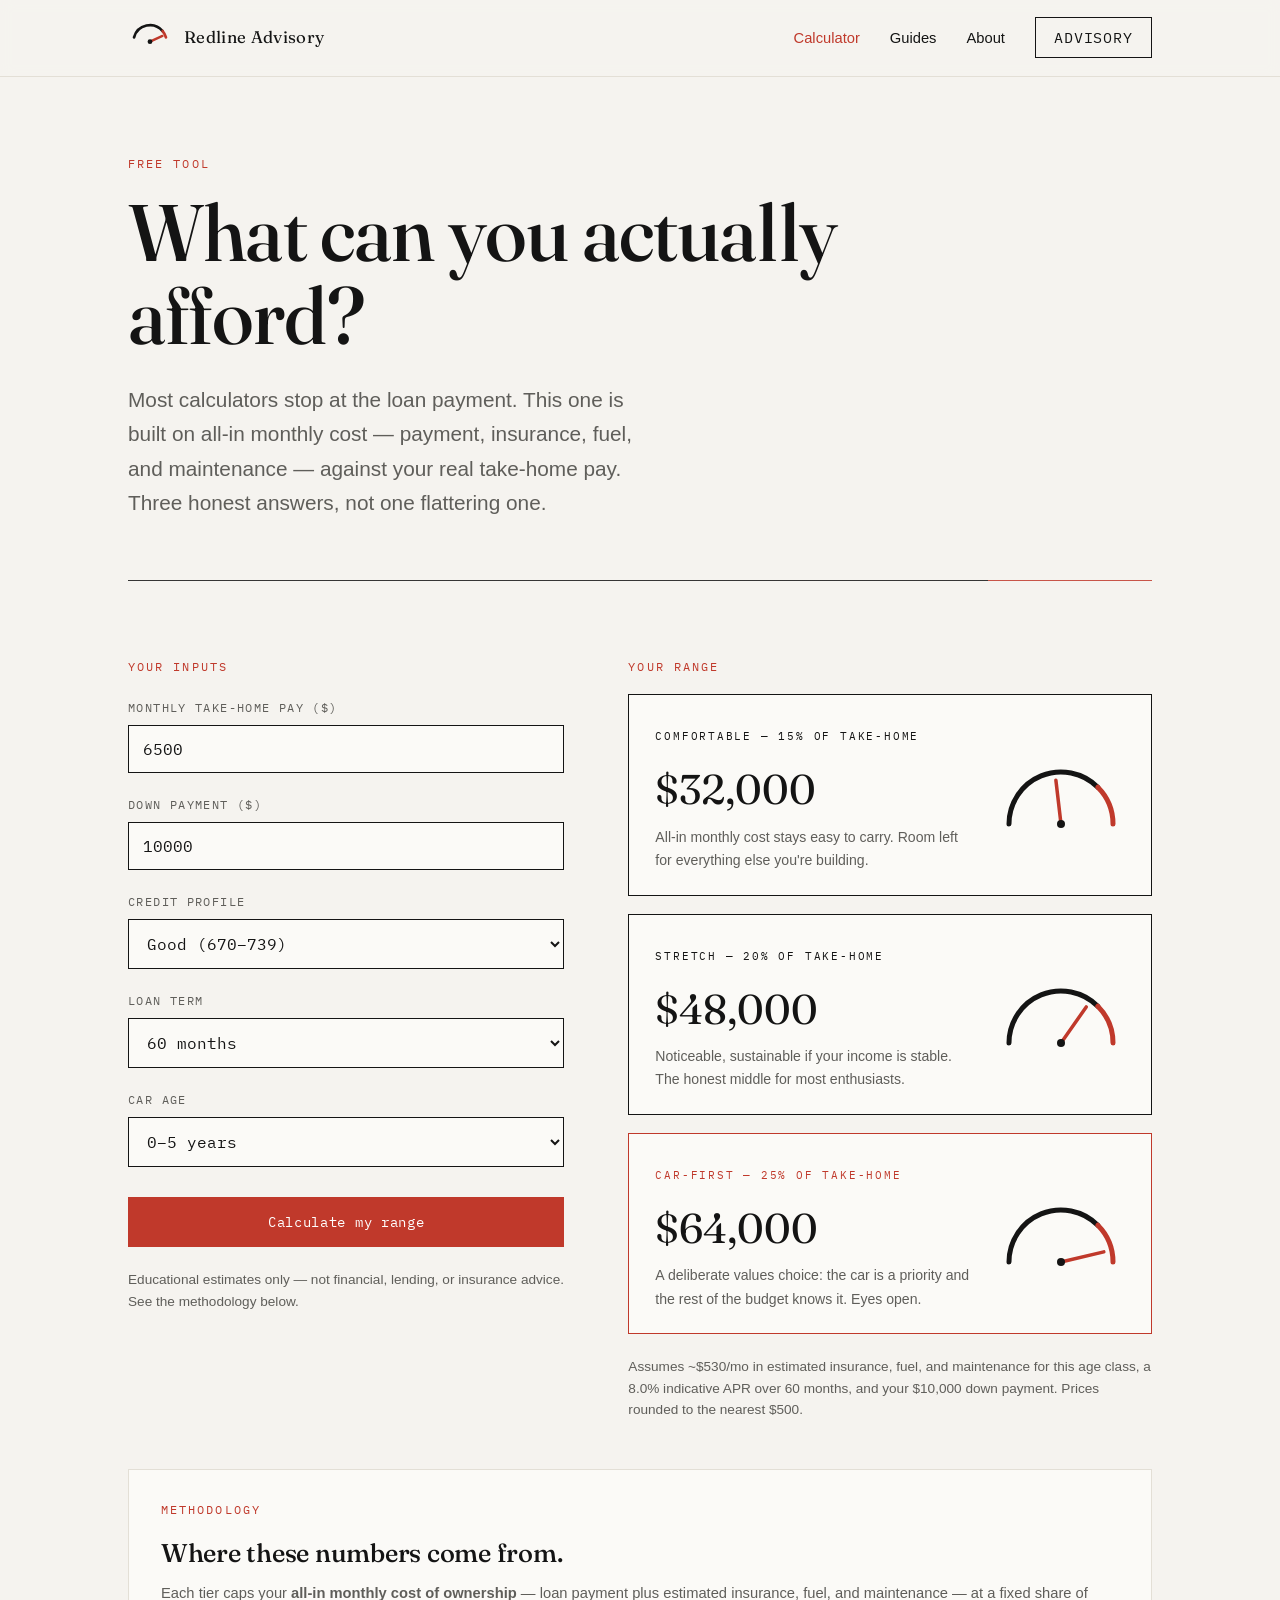
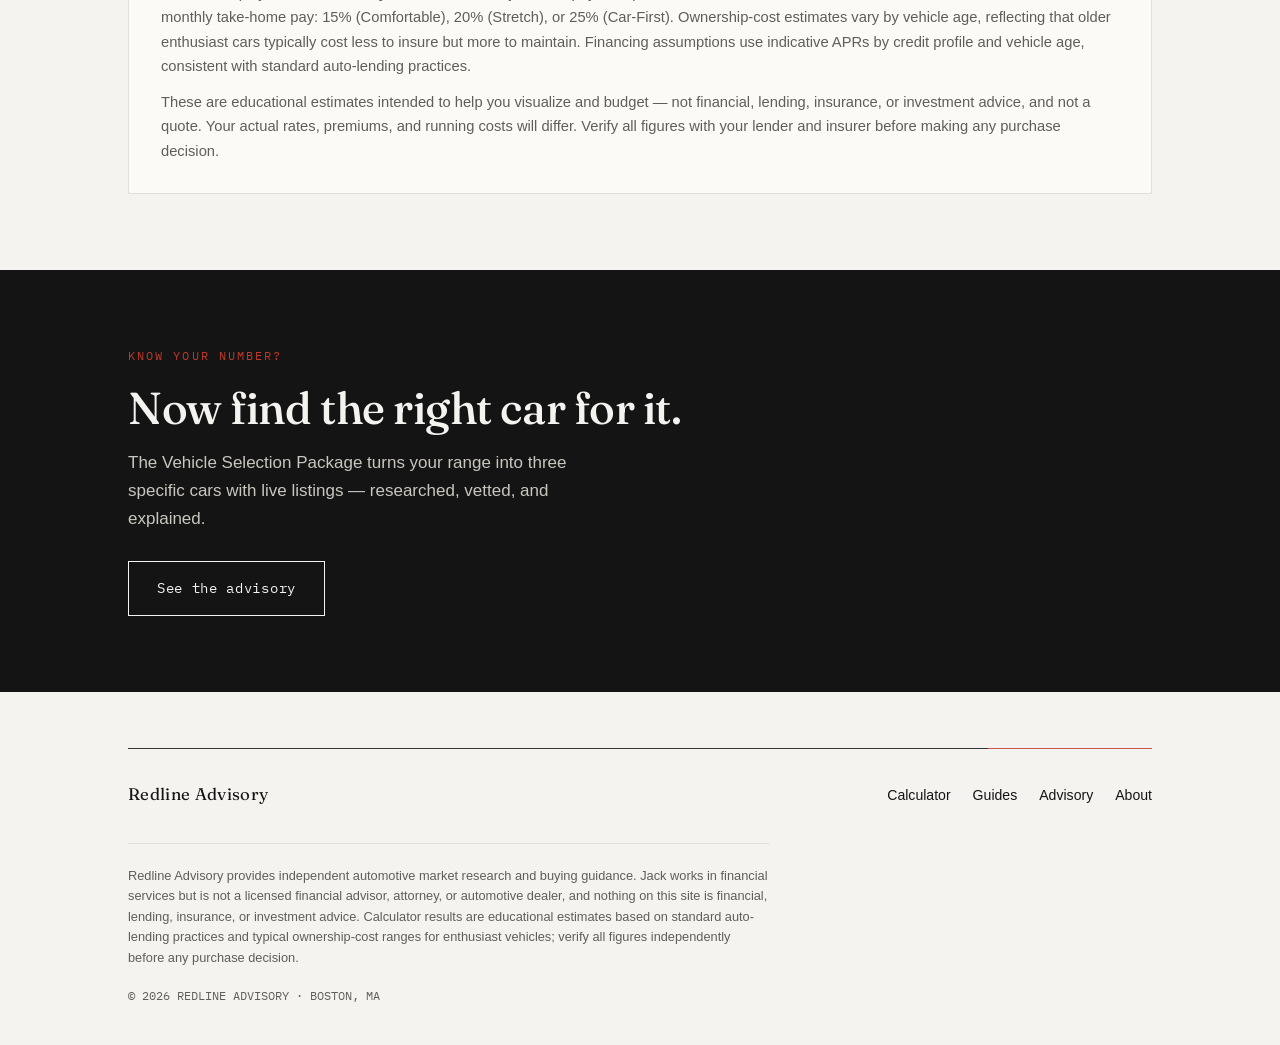
<file: calculator.html>
<!DOCTYPE html>
<html lang="en">
<head>
<meta charset="UTF-8">
<meta name="viewport" content="width=device-width, initial-scale=1.0">
<title>Affordability Calculator — Redline Advisory</title>
<meta name="description" content="Free sports car affordability calculator built on all-in ownership cost: payment, insurance, fuel, and maintenance — not just the loan.">
<link rel="preconnect" href="https://fonts.googleapis.com">
<link rel="preconnect" href="https://fonts.gstatic.com" crossorigin>
<link href="https://fonts.googleapis.com/css2?family=Fraunces:opsz,wght@9..144,400;9..144,500;9..144,600&family=IBM+Plex+Mono:wght@400;500&display=swap" rel="stylesheet">
<link rel="canonical" href="https://redline-advisory.com/calculator.html">
<link rel="icon" href="favicon.svg" type="image/svg+xml">
<link rel="icon" href="favicon.ico" sizes="32x32">
<link rel="apple-touch-icon" href="apple-touch-icon.png">
<meta name="theme-color" content="#F5F3EF">
<meta property="og:type" content="website">
<meta property="og:site_name" content="Redline Advisory">
<meta property="og:title" content="Affordability Calculator — Redline Advisory">
<meta property="og:description" content="Free sports car affordability calculator built on all-in ownership cost: payment, insurance, fuel, and maintenance — not just the loan.">
<meta property="og:url" content="https://redline-advisory.com/calculator.html">
<meta property="og:image" content="https://redline-advisory.com/images/bmw-m4-guide.jpg">
<meta name="twitter:card" content="summary_large_image">
<meta name="twitter:title" content="Affordability Calculator — Redline Advisory">
<meta name="twitter:description" content="Free sports car affordability calculator built on all-in ownership cost: payment, insurance, fuel, and maintenance — not just the loan.">
<meta name="twitter:image" content="https://redline-advisory.com/images/bmw-m4-guide.jpg">
<link rel="stylesheet" href="styles.css">
</head>
<body>

<header class="nav-sticky"><div class="wrap">
  <nav class="nav">
    <a class="nav-logo" href="index.html" aria-label="Redline Advisory home">
      <svg width="44" height="44" viewBox="0 0 48 48" fill="none" xmlns="http://www.w3.org/2000/svg" aria-hidden="true">
        <path d="M6.6 23.3 A18 18 0 0 1 37.8 16.4" stroke="#141414" stroke-width="3" stroke-linecap="round"/>
        <path d="M37.8 16.4 A18 18 0 0 1 41.4 23.3" stroke="#C0392B" stroke-width="3" stroke-linecap="round"/>
        <line x1="24" y1="28" x2="37.6" y2="21.7" stroke="#C0392B" stroke-width="2.6" stroke-linecap="round"/>
        <circle cx="24" cy="28" r="2.6" fill="#141414"/>
      </svg>
      <span class="nav-wordmark">Redline Advisory</span>
    </a>
    <ul class="nav-links">
      <li class="hide-m"><a class="active" href="calculator.html">Calculator</a></li>
      <li class="hide-m"><a href="guides.html">Guides</a></li>
      <li class="hide-m"><a href="about.html">About</a></li>
      <li><a class="nav-cta" href="advisory.html">ADVISORY</a></li>
      <li class="show-m"><button class="nav-toggle" type="button" aria-label="Open menu" aria-expanded="false" aria-controls="nav-mobile"><span></span><span></span><span></span></button></li>
    </ul>
  </nav>
  <ul class="nav-mobile" id="nav-mobile" hidden>
    <li><a class="active" href="calculator.html">Calculator</a></li>
    <li><a href="guides.html">Guides</a></li>
    <li><a href="about.html">About</a></li>
  </ul>
</div></header>

<main>
  <section class="hero wrap" style="padding-bottom: clamp(30px, 5vw, 60px);">
    <span class="eyebrow">Free Tool</span>
    <h1>What can you actually afford?</h1>
    <p class="lede">Most calculators stop at the loan payment. This one is built on all-in monthly cost &mdash; payment, insurance, fuel, and maintenance &mdash; against your real take-home pay. Three honest answers, not one flattering one.</p>
  </section>

  <div class="wrap"><hr class="redline-rule rule-anim"></div>

  <section class="section wrap">
    <div class="calc-grid">

      <div class="calc-form">
        <span class="eyebrow">Your inputs</span>
        <label for="takehome">Monthly take-home pay ($)</label>
        <input type="number" id="takehome" inputmode="numeric" placeholder="6500" min="0" value="6500">

        <label for="down">Down payment ($)</label>
        <input type="number" id="down" inputmode="numeric" placeholder="10000" min="0" value="10000">

        <label for="credit">Credit profile</label>
        <select id="credit">
          <option value="excellent">Excellent (740+)</option>
          <option value="good" selected>Good (670&ndash;739)</option>
          <option value="fair">Fair (580&ndash;669)</option>
        </select>

        <label for="term">Loan term</label>
        <select id="term">
          <option value="48">48 months</option>
          <option value="60" selected>60 months</option>
          <option value="72">72 months</option>
        </select>

        <label for="age">Car age</label>
        <select id="age">
          <option value="new" selected>0&ndash;5 years</option>
          <option value="mid">6&ndash;12 years</option>
          <option value="old">12+ years</option>
        </select>

        <button class="btn btn-solid" id="calc-btn" type="button">Calculate my range</button>
        <p class="calc-note">Educational estimates only &mdash; not financial, lending, or insurance advice. See the methodology below.</p>
      </div>

      <div id="results" aria-live="polite">
        <span class="eyebrow">Your range</span>

        <div class="tier t1">
          <div class="tier-text">
            <span class="tier-label">Comfortable &mdash; 15% of take-home</span>
            <p class="tier-price" id="p1">&mdash;</p>
            <p class="tier-sub" id="s1">All-in monthly cost stays easy to carry. Room left for everything else you're building.</p>
          </div>
          <svg class="tier-gauge" viewBox="0 0 128 78" aria-hidden="true">
            <path d="M12 66 A52 52 0 0 1 100.8 29.2" stroke="#141414" stroke-width="5" fill="none" stroke-linecap="round"/>
            <path d="M100.8 29.2 A52 52 0 0 1 116 66" stroke="#C0392B" stroke-width="5" fill="none" stroke-linecap="round"/>
            <line class="needle" id="n1" x1="64" y1="66" x2="64" y2="22" stroke="#C0392B" stroke-width="3.5" stroke-linecap="round" style="transform: rotate(-90deg);"/>
            <circle cx="64" cy="66" r="4" fill="#141414"/>
          </svg>
        </div>

        <div class="tier t2">
          <div class="tier-text">
            <span class="tier-label">Stretch &mdash; 20% of take-home</span>
            <p class="tier-price" id="p2">&mdash;</p>
            <p class="tier-sub" id="s2">Noticeable, sustainable if your income is stable. The honest middle for most enthusiasts.</p>
          </div>
          <svg class="tier-gauge" viewBox="0 0 128 78" aria-hidden="true">
            <path d="M12 66 A52 52 0 0 1 100.8 29.2" stroke="#141414" stroke-width="5" fill="none" stroke-linecap="round"/>
            <path d="M100.8 29.2 A52 52 0 0 1 116 66" stroke="#C0392B" stroke-width="5" fill="none" stroke-linecap="round"/>
            <line class="needle" id="n2" x1="64" y1="66" x2="64" y2="22" stroke="#C0392B" stroke-width="3.5" stroke-linecap="round" style="transform: rotate(-90deg);"/>
            <circle cx="64" cy="66" r="4" fill="#141414"/>
          </svg>
        </div>

        <div class="tier t3">
          <div class="tier-text">
            <span class="tier-label">Car-First &mdash; 25% of take-home</span>
            <p class="tier-price" id="p3">&mdash;</p>
            <p class="tier-sub" id="s3">A deliberate values choice: the car is a priority and the rest of the budget knows it. Eyes open.</p>
          </div>
          <svg class="tier-gauge" viewBox="0 0 128 78" aria-hidden="true">
            <path d="M12 66 A52 52 0 0 1 100.8 29.2" stroke="#141414" stroke-width="5" fill="none" stroke-linecap="round"/>
            <path d="M100.8 29.2 A52 52 0 0 1 116 66" stroke="#C0392B" stroke-width="5" fill="none" stroke-linecap="round"/>
            <line class="needle" id="n3" x1="64" y1="66" x2="64" y2="22" stroke="#C0392B" stroke-width="3.5" stroke-linecap="round" style="transform: rotate(-90deg);"/>
            <circle cx="64" cy="66" r="4" fill="#141414"/>
          </svg>
        </div>

        <p class="calc-note" id="detail"></p>
      </div>
    </div>

    <!-- METHODOLOGY -->
    <div class="methodology reveal" id="methodology">
      <span class="eyebrow">Methodology</span>
      <h3>Where these numbers come from.</h3>
      <p>Each tier caps your <strong>all-in monthly cost of ownership</strong> &mdash; loan payment plus estimated insurance, fuel, and maintenance &mdash; at a fixed share of monthly take-home pay: 15% (Comfortable), 20% (Stretch), or 25% (Car-First). Ownership-cost estimates vary by vehicle age, reflecting that older enthusiast cars typically cost less to insure but more to maintain. Financing assumptions use indicative APRs by credit profile and vehicle age, consistent with standard auto-lending practices.</p>
      <p>These are educational estimates intended to help you visualize and budget &mdash; not financial, lending, insurance, or investment advice, and not a quote. Your actual rates, premiums, and running costs will differ. Verify all figures with your lender and insurer before making any purchase decision.</p>
    </div>
  </section>

  <!-- NEWSLETTER BAND -->
  <section class="news-band">
    <div class="wrap section">
      <span class="eyebrow">Know your number?</span>
      <h2>Now find the right car for it.</h2>
      <p style="margin-top:16px;">The Vehicle Selection Package turns your range into three specific cars with live listings &mdash; researched, vetted, and explained.</p>
      <a class="btn" href="advisory.html">See the advisory</a>
    </div>
  </section>
</main>

<footer class="wrap">
  <hr class="redline-rule rule-anim">
  <div class="foot-grid">
    <span class="nav-wordmark">Redline Advisory</span>
    <ul class="foot-links">
      <li><a href="calculator.html">Calculator</a></li>
      <li><a href="guides.html">Guides</a></li>
      <li><a href="advisory.html">Advisory</a></li>
      <li><a href="about.html">About</a></li>
    </ul>
  </div>
  <p class="disclaimer">Redline Advisory provides independent automotive market research and buying guidance. Jack works in financial services but is not a licensed financial advisor, attorney, or automotive dealer, and nothing on this site is financial, lending, insurance, or investment advice. Calculator results are educational estimates based on standard auto-lending practices and typical ownership-cost ranges for enthusiast vehicles; verify all figures independently before any purchase decision.</p>
  <p class="copyright">&copy; 2026 REDLINE ADVISORY &middot; BOSTON, MA</p>
</footer>

<script src="site.js"></script>
<script>
// ============================================================
// Redline all-in affordability engine (three-tier model)
// VERIFY against the validated Python engine before launch.
// ============================================================
(function () {
  var APR = { // indicative annual rates by credit profile and car age
    excellent: { new: 0.065, mid: 0.075, old: 0.085 },
    good:      { new: 0.080, mid: 0.090, old: 0.100 },
    fair:      { new: 0.105, mid: 0.120, old: 0.135 }
  };
  var OWNERSHIP = { // estimated monthly insurance + fuel + maintenance
    new: { ins: 220, fuel: 170, maint: 140 },
    mid: { ins: 195, fuel: 185, maint: 240 },
    old: { ins: 170, fuel: 195, maint: 330 }
  };
  var TIERS = [0.15, 0.20, 0.25];

  function money(n) {
    return "$" + Math.max(0, Math.round(n / 500) * 500).toLocaleString("en-US");
  }

  var reduced = window.matchMedia("(prefers-reduced-motion: reduce)").matches;

  function animateNumber(el, target) {
    var from = parseFloat(el.dataset.val) || 0;
    el.dataset.val = target;
    if (reduced || from === target) { el.textContent = money(target); return; }
    var start = null, DUR = 900;
    function frame(ts) {
      if (start === null) start = ts;
      var t = Math.min(1, (ts - start) / DUR);
      var eased = 1 - Math.pow(1 - t, 3); // ease-out cubic — the glide
      var val = from + (target - from) * eased;
      el.textContent = "$" + (Math.round(val / 500) * 500).toLocaleString("en-US");
      if (t < 1) requestAnimationFrame(frame);
      else el.textContent = money(target);
    }
    requestAnimationFrame(frame);
  }

  function run() {
    var takehome = parseFloat(document.getElementById("takehome").value) || 0;
    var down = parseFloat(document.getElementById("down").value) || 0;
    var credit = document.getElementById("credit").value;
    var term = parseInt(document.getElementById("term").value, 10);
    var age = document.getElementById("age").value;

    if (takehome <= 0) {
      document.getElementById("detail").textContent = "Enter your monthly take-home pay to see your range.";
      return;
    }

    var own = OWNERSHIP[age];
    var ownTotal = own.ins + own.fuel + own.maint;
    var r = APR[credit][age] / 12;
    var pvFactor = (1 - Math.pow(1 + r, -term)) / r;

    // compute all three prices first so gauges share one scale
    var prices = TIERS.map(function (pct) {
      var payment = takehome * pct - ownTotal;
      if (payment <= 0) return null;
      return down + payment * pvFactor;
    });
    var gaugeMax = (prices[2] || prices[1] || prices[0] || 1) * 1.08;

    prices.forEach(function (price, i) {
      var n = i + 1;
      var priceEl = document.getElementById("p" + n);
      var needle = document.getElementById("n" + n);
      if (price === null) {
        priceEl.textContent = "—";
        needle.style.transform = "rotate(-90deg)";
        priceEl.dataset.val = 0;
        return;
      }
      var rounded = Math.max(0, Math.round(price / 500) * 500);
      animateNumber(priceEl, rounded);
      var frac = Math.min(1, rounded / gaugeMax);
      needle.style.transform = "rotate(" + (-90 + frac * 180) + "deg)";
    });

    document.getElementById("detail").textContent =
      "Assumes ~$" + ownTotal + "/mo in estimated insurance, fuel, and maintenance for this age class, a " +
      (APR[credit][age] * 100).toFixed(1) + "% indicative APR over " + term +
      " months, and your $" + down.toLocaleString("en-US") + " down payment. Prices rounded to the nearest $500.";
  }

  document.getElementById("calc-btn").addEventListener("click", run);
  ["takehome","down","credit","term","age"].forEach(function (id) {
    document.getElementById(id).addEventListener("change", run);
  });
  run(); // show a worked example on arrival
  // glide as you type
  var debounce;
  ["takehome","down"].forEach(function (id) {
    document.getElementById(id).addEventListener("input", function () {
      clearTimeout(debounce);
      debounce = setTimeout(run, 350);
    });
  });
})();
</script>
</body>
</html>
</file>
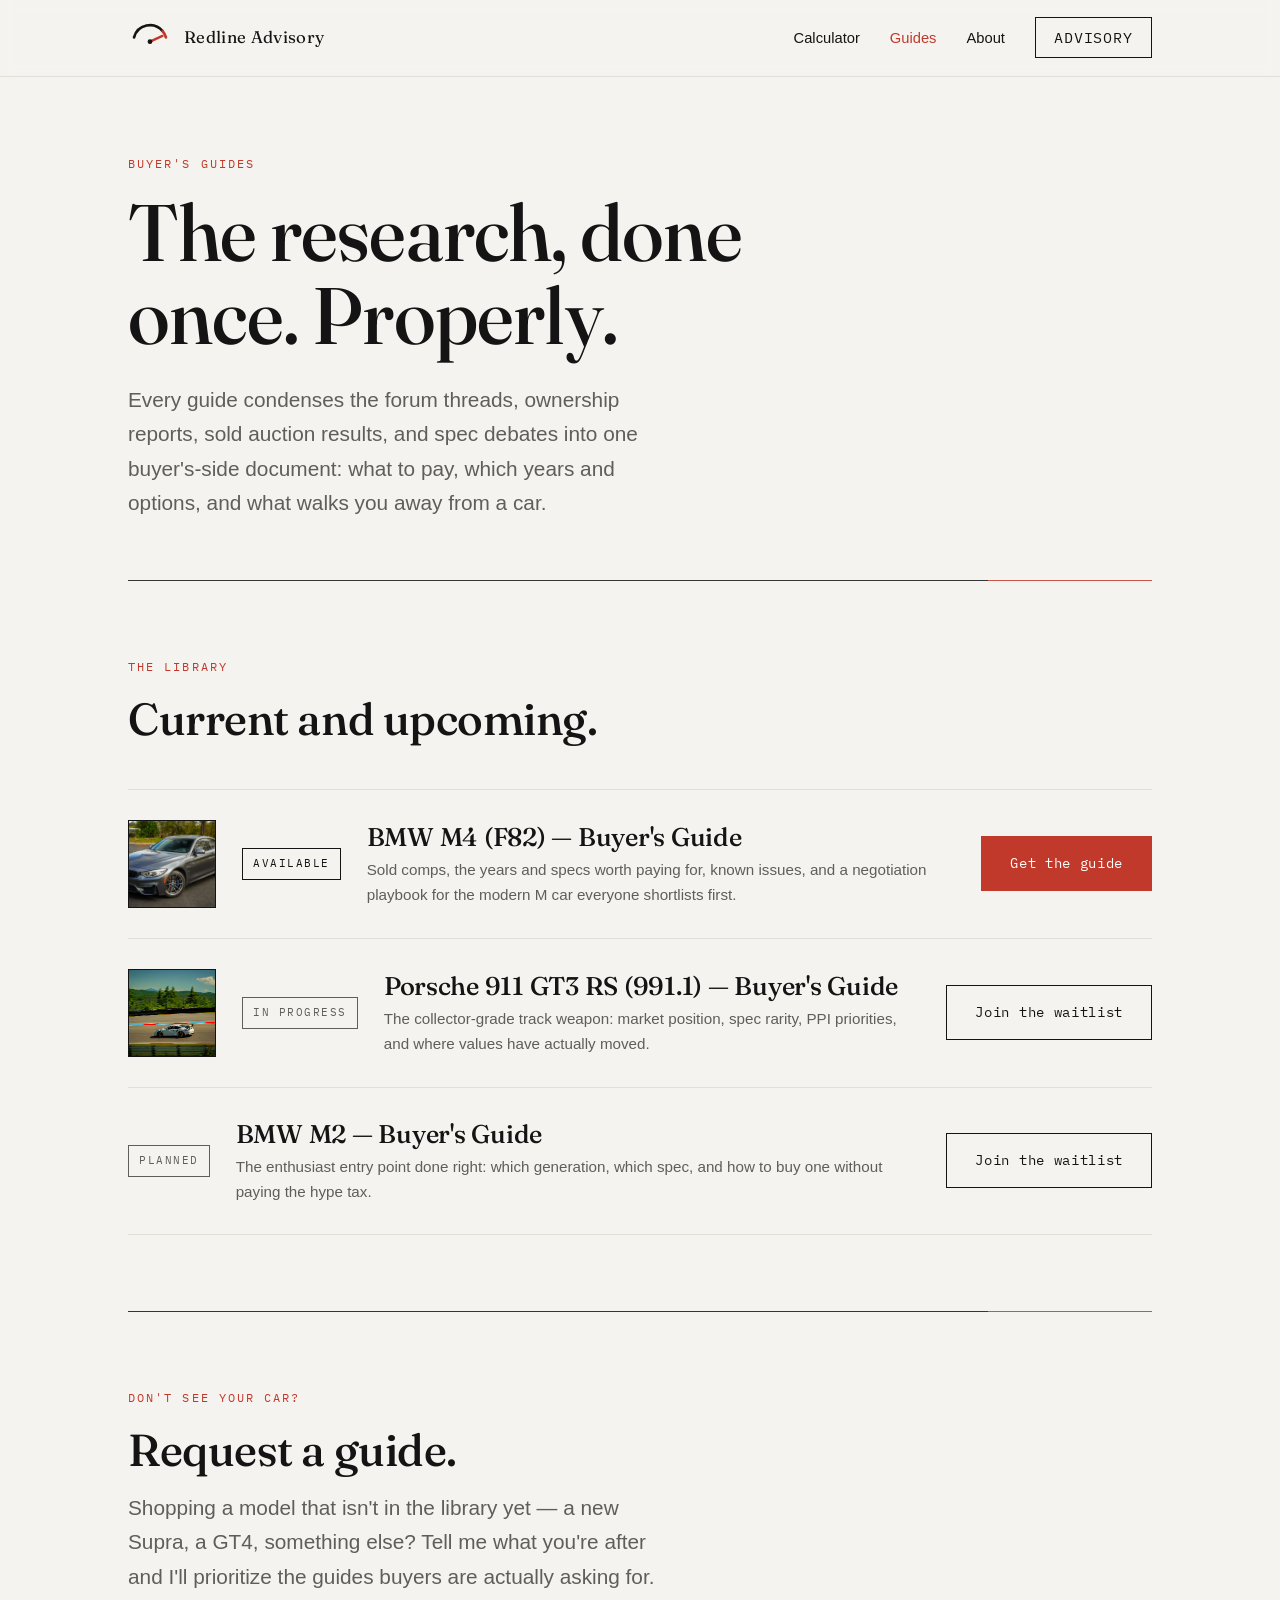
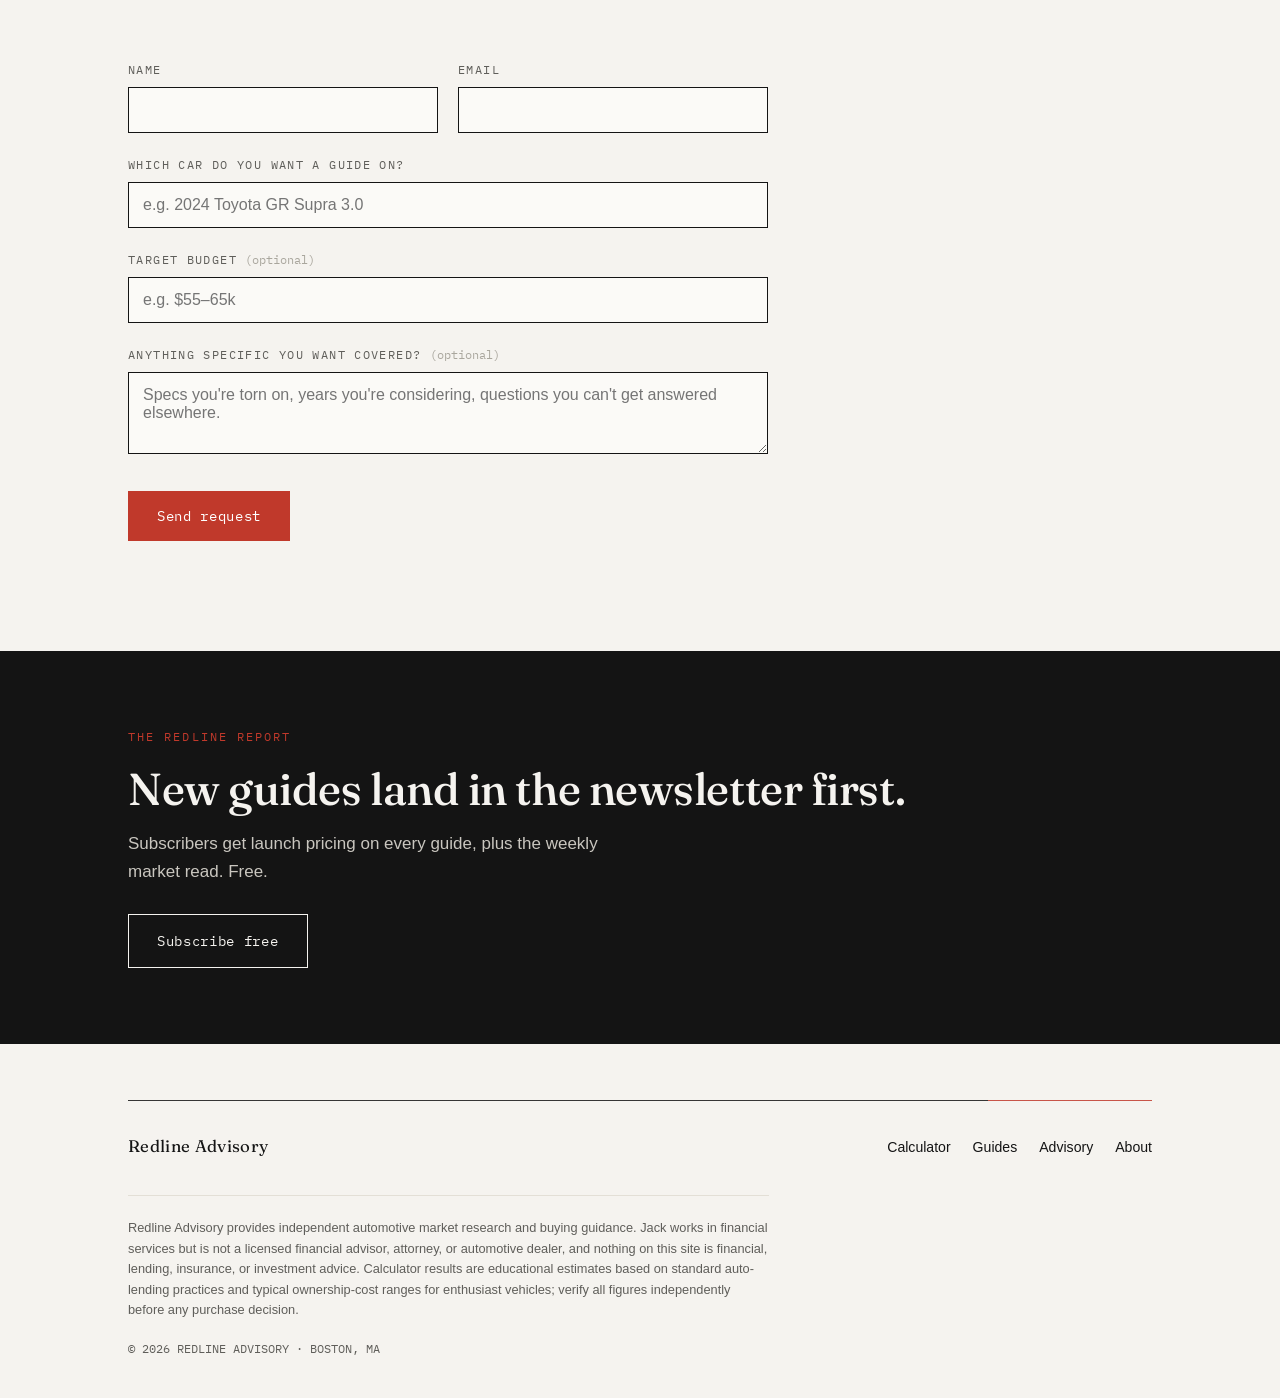
<file: guides.html>
<!DOCTYPE html>
<html lang="en">
<head>
<meta charset="UTF-8">
<meta name="viewport" content="width=device-width, initial-scale=1.0">
<title>Buyer's Guides — Redline Advisory</title>
<meta name="description" content="Model-specific sports car buyer's guides: sold comps, known issues, spec and year guidance. Hours of research, one report.">
<link rel="preconnect" href="https://fonts.googleapis.com">
<link rel="preconnect" href="https://fonts.gstatic.com" crossorigin>
<link href="https://fonts.googleapis.com/css2?family=Fraunces:opsz,wght@9..144,400;9..144,500;9..144,600&family=IBM+Plex+Mono:wght@400;500&display=swap" rel="stylesheet">
<link rel="canonical" href="https://redline-advisory.com/guides.html">
<link rel="icon" href="favicon.svg" type="image/svg+xml">
<link rel="icon" href="favicon.ico" sizes="32x32">
<link rel="apple-touch-icon" href="apple-touch-icon.png">
<meta name="theme-color" content="#F5F3EF">
<meta property="og:type" content="website">
<meta property="og:site_name" content="Redline Advisory">
<meta property="og:title" content="Buyer's Guides — Redline Advisory">
<meta property="og:description" content="Model-specific sports car buyer's guides: sold comps, known issues, spec and year guidance. Hours of research, one report.">
<meta property="og:url" content="https://redline-advisory.com/guides.html">
<meta property="og:image" content="https://redline-advisory.com/images/bmw-m4-guide.jpg">
<meta name="twitter:card" content="summary_large_image">
<meta name="twitter:title" content="Buyer's Guides — Redline Advisory">
<meta name="twitter:description" content="Model-specific sports car buyer's guides: sold comps, known issues, spec and year guidance. Hours of research, one report.">
<meta name="twitter:image" content="https://redline-advisory.com/images/bmw-m4-guide.jpg">
<link rel="stylesheet" href="styles.css">
</head>
<body>

<header class="nav-sticky"><div class="wrap">
  <nav class="nav">
    <a class="nav-logo" href="index.html" aria-label="Redline Advisory home">
      <svg width="44" height="44" viewBox="0 0 48 48" fill="none" xmlns="http://www.w3.org/2000/svg" aria-hidden="true">
        <path d="M6.6 23.3 A18 18 0 0 1 37.8 16.4" stroke="#141414" stroke-width="3" stroke-linecap="round"/>
        <path d="M37.8 16.4 A18 18 0 0 1 41.4 23.3" stroke="#C0392B" stroke-width="3" stroke-linecap="round"/>
        <line x1="24" y1="28" x2="37.6" y2="21.7" stroke="#C0392B" stroke-width="2.6" stroke-linecap="round"/>
        <circle cx="24" cy="28" r="2.6" fill="#141414"/>
      </svg>
      <span class="nav-wordmark">Redline Advisory</span>
    </a>
    <ul class="nav-links">
      <li class="hide-m"><a href="calculator.html">Calculator</a></li>
      <li class="hide-m"><a class="active" href="guides.html">Guides</a></li>
      <li class="hide-m"><a href="about.html">About</a></li>
      <li><a class="nav-cta" href="advisory.html">ADVISORY</a></li>
      <li class="show-m"><button class="nav-toggle" type="button" aria-label="Open menu" aria-expanded="false" aria-controls="nav-mobile"><span></span><span></span><span></span></button></li>
    </ul>
  </nav>
  <ul class="nav-mobile" id="nav-mobile" hidden>
    <li><a href="calculator.html">Calculator</a></li>
    <li><a class="active" href="guides.html">Guides</a></li>
    <li><a href="about.html">About</a></li>
  </ul>
</div></header>

<main>
  <section class="hero wrap" style="padding-bottom: clamp(30px, 5vw, 60px);">
    <span class="eyebrow">Buyer's Guides</span>
    <h1>The research, done once. Properly.</h1>
    <p class="lede">Every guide condenses the forum threads, ownership reports, sold auction results, and spec debates into one buyer's-side document: what to pay, which years and options, and what walks you away from a car.</p>
  </section>

  <div class="wrap"><hr class="redline-rule rule-anim"></div>

  <section class="section wrap">
    <div class="section-head reveal">
      <span class="eyebrow">The library</span>
      <h2>Current and upcoming.</h2>
    </div>

    <div class="guide-row guide-row-thumb reveal">
      <img class="guide-thumb" src="images/bmw-m4-guide.jpg" alt="Mineral Grey BMW M4 F82 coupe, front three-quarter view" loading="lazy">
      <span class="guide-badge">Available</span>
      <span>
        <h3>BMW M4 (F82) &mdash; Buyer's Guide</h3>
        <p>Sold comps, the years and specs worth paying for, known issues, and a negotiation playbook for the modern M car everyone shortlists first.</p>
      </span>
      <!-- SWAP: replace href with your Gumroad product URL -->
      <a class="btn btn-solid" href="#" data-placeholder="gumroad">Get the guide</a>
    </div>

    <div class="guide-row guide-row-thumb reveal">
      <img class="guide-thumb" src="images/porsche-gt3rs-guide.jpg" alt="Porsche 911 GT3 RS 991.1" loading="lazy">
      <span class="guide-badge soon">In progress</span>
      <span>
        <h3>Porsche 911 GT3 RS (991.1) &mdash; Buyer's Guide</h3>
        <p>The collector-grade track weapon: market position, spec rarity, PPI priorities, and where values have actually moved.</p>
      </span>
      <!-- SWAP: replace href with your Beehiiv subscribe URL to join the waitlist -->
      <a class="btn btn-ghost" href="#" data-placeholder="beehiiv">Join the waitlist</a>
    </div>

    <div class="guide-row reveal">
      <span class="guide-badge soon">Planned</span>
      <span>
        <h3>BMW M2 &mdash; Buyer's Guide</h3>
        <p>The enthusiast entry point done right: which generation, which spec, and how to buy one without paying the hype tax.</p>
      </span>
      <a class="btn btn-ghost" href="#" data-placeholder="beehiiv">Join the waitlist</a>
    </div>
  </section>

  <div class="wrap"><hr class="redline-rule rule-anim"></div>

  <!-- REQUEST A REPORT -->
  <section class="section wrap">
    <div class="section-head reveal">
      <span class="eyebrow">Don't see your car?</span>
      <h2>Request a guide.</h2>
      <p class="lede" style="margin-top:16px;">Shopping a model that isn't in the library yet &mdash; a new Supra, a GT4, something else? Tell me what you're after and I'll prioritize the guides buyers are actually asking for.</p>
    </div>

    <form class="request-form reveal" id="request-form" novalidate>
      <div class="rf-grid">
        <div>
          <label for="rf-name">Name</label>
          <input type="text" id="rf-name" name="name" autocomplete="name" required>
        </div>
        <div>
          <label for="rf-email">Email</label>
          <input type="email" id="rf-email" name="email" autocomplete="email" required>
        </div>
      </div>
      <label for="rf-model">Which car do you want a guide on?</label>
      <input type="text" id="rf-model" name="model" placeholder="e.g. 2024 Toyota GR Supra 3.0" required>

      <label for="rf-budget">Target budget <span class="rf-opt">(optional)</span></label>
      <input type="text" id="rf-budget" name="budget" placeholder="e.g. $55&ndash;65k">

      <label for="rf-notes">Anything specific you want covered? <span class="rf-opt">(optional)</span></label>
      <textarea id="rf-notes" name="notes" rows="3" placeholder="Specs you're torn on, years you're considering, questions you can't get answered elsewhere."></textarea>

      <button type="submit" class="btn btn-solid" id="rf-submit">Send request</button>
      <p class="rf-status" id="rf-status" role="status" aria-live="polite"></p>
    </form>
  </section>

  <!-- NEWSLETTER BAND -->
  <section class="news-band">
    <div class="wrap section">
      <span class="eyebrow">The Redline Report</span>
      <h2>New guides land in the newsletter first.</h2>
      <p style="margin-top:16px;">Subscribers get launch pricing on every guide, plus the weekly market read. Free.</p>
      <!-- SWAP: replace href with your Beehiiv subscribe URL -->
      <a class="btn" href="#" data-placeholder="beehiiv">Subscribe free</a>
    </div>
  </section>
</main>

<footer class="wrap">
  <hr class="redline-rule rule-anim">
  <div class="foot-grid">
    <span class="nav-wordmark">Redline Advisory</span>
    <ul class="foot-links">
      <li><a href="calculator.html">Calculator</a></li>
      <li><a href="guides.html">Guides</a></li>
      <li><a href="advisory.html">Advisory</a></li>
      <li><a href="about.html">About</a></li>
    </ul>
  </div>
  <p class="disclaimer">Redline Advisory provides independent automotive market research and buying guidance. Jack works in financial services but is not a licensed financial advisor, attorney, or automotive dealer, and nothing on this site is financial, lending, insurance, or investment advice. Calculator results are educational estimates based on standard auto-lending practices and typical ownership-cost ranges for enthusiast vehicles; verify all figures independently before any purchase decision.</p>
  <p class="copyright">&copy; 2026 REDLINE ADVISORY &middot; BOSTON, MA</p>
</footer>

<script src="site.js"></script>
<script>
(function () {
  var form = document.getElementById("request-form");
  var status = document.getElementById("rf-status");
  var btn = document.getElementById("rf-submit");
  // SWAP: replace with your Formspree form ID (formspree.io — free, emails you each request)
  var ENDPOINT = "https://formspree.io/f/YOUR_FORM_ID";

  form.addEventListener("submit", function (e) {
    e.preventDefault();
    var name = form.name.value.trim();
    var email = form.email.value.trim();
    var model = form.model.value.trim();
    if (!name || !email || !model) {
      status.textContent = "Please add your name, email, and the car you want covered.";
      status.className = "rf-status err";
      return;
    }
    if (ENDPOINT.indexOf("YOUR_FORM_ID") !== -1) {
      status.textContent = "Thanks, " + name + " — your request for a " + model + " guide is noted. (Live email delivery activates once the form endpoint is connected.)";
      status.className = "rf-status ok";
      form.reset();
      return;
    }
    btn.disabled = true;
    status.textContent = "Sending…";
    status.className = "rf-status";
    fetch(ENDPOINT, {
      method: "POST",
      headers: { "Accept": "application/json" },
      body: new FormData(form)
    }).then(function (r) {
      if (r.ok) {
        status.textContent = "Request received. I'll be in touch about your " + model + " guide.";
        status.className = "rf-status ok";
        form.reset();
      } else {
        status.textContent = "Something went wrong — email me directly and I'll sort it out.";
        status.className = "rf-status err";
      }
      btn.disabled = false;
    }).catch(function () {
      status.textContent = "Something went wrong — email me directly and I'll sort it out.";
      status.className = "rf-status err";
      btn.disabled = false;
    });
  });
})();
</script>
</body>
</html>
</file>
<file: styles.css>
/* ================================================================
   REDLINE ADVISORY - brand system
   Paper #F5F3EF . Ink #141414 . Redline #C0392B . Oxblood #8E2A20
   Graphite #5F5E5A . Hairline #E3DFD6
   Display: Fraunces . Body: system sans . Data: IBM Plex Mono
   Signature: the redline rule - hairline dividers that hit red
   ================================================================ */

:root {
  --paper: #F5F3EF;
  --ink: #141414;
  --red: #C0392B;
  --oxblood: #8E2A20;
  --graphite: #5F5E5A;
  --hairline: #E3DFD6;
  --display: "Fraunces", Georgia, "Times New Roman", serif;
  --body: -apple-system, BlinkMacSystemFont, "Segoe UI", Roboto, Helvetica, Arial, sans-serif;
  --mono: "IBM Plex Mono", "SF Mono", Menlo, Consolas, monospace;
  --max: 1120px;
  --pad: clamp(20px, 4vw, 48px);
}

* { margin: 0; padding: 0; box-sizing: border-box; }

html { scroll-behavior: smooth; }
@media (prefers-reduced-motion: reduce) {
  html { scroll-behavior: auto; }
  .reveal { opacity: 1 !important; transform: none !important; transition: none !important; }
}

body {
  background: var(--paper);
  color: var(--ink);
  font-family: var(--body);
  font-size: 17px;
  line-height: 1.65;
  -webkit-font-smoothing: antialiased;
}

.wrap { max-width: var(--max); margin: 0 auto; padding-left: var(--pad); padding-right: var(--pad); }

/* ---- The redline rule (signature element) ---- */
.redline-rule {
  height: 1px;
  border: 0;
  background: linear-gradient(90deg, var(--ink) 0%, var(--ink) 84%, var(--red) 84%, var(--red) 100%);
  opacity: 0.85;
}

/* ---- Type ---- */
h1, h2, h3 { font-family: var(--display); font-weight: 500; letter-spacing: -0.01em; }
h1 { font-size: clamp(2.6rem, 7vw, 5rem); line-height: 1.04; }
h2 { font-size: clamp(1.8rem, 4vw, 2.8rem); line-height: 1.12; }
h3 { font-size: clamp(1.25rem, 2.4vw, 1.6rem); line-height: 1.25; }

.eyebrow {
  font-family: var(--mono);
  font-size: 0.72rem;
  letter-spacing: 0.18em;
  text-transform: uppercase;
  color: var(--red);
  display: block;
  margin-bottom: 18px;
}

.lede { font-size: clamp(1.05rem, 1.8vw, 1.3rem); color: var(--graphite); max-width: 46ch; }

.mono { font-family: var(--mono); }

a { color: var(--ink); text-decoration-color: var(--red); text-decoration-thickness: 1px; text-underline-offset: 3px; }
a:hover { color: var(--oxblood); }
a:focus-visible, button:focus-visible, input:focus-visible, select:focus-visible {
  outline: 2px solid var(--red); outline-offset: 3px; border-radius: 2px;
}

/* ---- Nav ---- */
.nav {
  display: flex; align-items: center; justify-content: space-between;
  padding-top: 26px; padding-bottom: 26px;
}
.nav-logo { display: flex; align-items: center; gap: 12px; text-decoration: none; }
.nav-logo svg { display: block; }
.nav-wordmark { font-family: var(--display); font-size: 1.05rem; letter-spacing: 0.02em; }
.nav-links { display: flex; align-items: center; gap: clamp(14px, 2.5vw, 30px); list-style: none; }
.nav-links a { text-decoration: none; font-size: 0.92rem; color: var(--ink); }
.nav-links a.active { color: var(--red); }
.nav-cta {
  font-family: var(--mono); font-size: 0.78rem; letter-spacing: 0.06em;
  border: 1px solid var(--ink); padding: 10px 18px; text-decoration: none;
  transition: background 0.18s ease, color 0.18s ease;
}
.nav-cta:hover { background: var(--ink); color: var(--paper); }
@media (max-width: 760px) {
  .nav-links li.hide-m { display: none; }
}

/* ---- Buttons ---- */
.btn {
  display: inline-block; font-family: var(--mono); font-size: 0.85rem;
  letter-spacing: 0.05em; padding: 15px 28px; text-decoration: none;
  border: 1px solid var(--ink); color: var(--ink); background: transparent;
  cursor: pointer; transition: background 0.18s ease, color 0.18s ease, border-color 0.18s ease;
}
.btn-solid { background: var(--red); border-color: var(--red); color: #fff; }
.btn-solid:hover { background: var(--oxblood); border-color: var(--oxblood); color: #fff; }
.btn-ghost:hover { background: var(--ink); color: var(--paper); }

/* ---- Hero ---- */
.hero { padding-top: clamp(60px, 10vw, 130px); padding-bottom: clamp(60px, 9vw, 110px); }
.hero h1 { max-width: 15ch; }
.hero .lede { margin-top: 26px; }
.hero-actions { margin-top: 40px; display: flex; gap: 16px; flex-wrap: wrap; }

/* ---- Section scaffolding ---- */
.section { padding-top: clamp(56px, 8vw, 100px); padding-bottom: clamp(56px, 8vw, 100px); }
.section-head { margin-bottom: clamp(32px, 5vw, 56px); max-width: 60ch; }

/* ---- Persona doors (routing rows) ---- */
.door {
  display: grid; grid-template-columns: 90px 1fr auto; gap: 24px; align-items: baseline;
  padding: 34px 0; text-decoration: none; color: var(--ink);
  border-top: 1px solid var(--hairline);
  transition: padding-left 0.22s ease;
}
.door:last-of-type { border-bottom: 1px solid var(--hairline); }
.door:hover { padding-left: 10px; }
.door:hover .door-arrow { color: var(--red); transform: translateX(6px); }
.door-index { font-family: var(--mono); font-size: 0.8rem; color: var(--graphite); }
.door h3 { transition: color 0.18s ease; }
.door:hover h3 { color: var(--oxblood); }
.door p { color: var(--graphite); margin-top: 6px; font-size: 0.98rem; max-width: 52ch; }
.door-arrow { font-family: var(--mono); font-size: 1.3rem; transition: transform 0.22s ease, color 0.18s ease; }
@media (max-width: 640px) {
  .door { grid-template-columns: 1fr auto; }
  .door-index { display: none; }
}

/* ---- Cards / offers ---- */
.offer-grid { display: grid; grid-template-columns: repeat(auto-fit, minmax(300px, 1fr)); gap: 28px; }
.offer {
  border: 1px solid var(--ink); padding: 36px 32px; background: #FBFAF7;
  display: flex; flex-direction: column;
}
.offer.featured { border-color: var(--red); box-shadow: 6px 6px 0 var(--red); }
.offer-price { font-family: var(--mono); font-size: 1.9rem; margin: 18px 0 4px; }
.offer-price .per { font-size: 0.8rem; color: var(--graphite); }
.offer ul { list-style: none; margin: 22px 0 30px; flex: 1; }
.offer ul li { padding: 9px 0 9px 26px; position: relative; border-top: 1px solid var(--hairline); font-size: 0.95rem; }
.offer ul li::before { content: "\2014"; position: absolute; left: 0; color: var(--red); }
.offer .btn { text-align: center; }
.offer-tag { font-family: var(--mono); font-size: 0.68rem; letter-spacing: 0.16em; text-transform: uppercase; color: var(--graphite); }

/* ---- Process steps ---- */
.steps { display: grid; grid-template-columns: repeat(auto-fit, minmax(240px, 1fr)); gap: 36px; counter-reset: step; }
.step { border-top: 2px solid var(--ink); padding-top: 20px; position: relative; }
.step::after { content: ""; position: absolute; top: -2px; left: 0; width: 34px; height: 2px; background: var(--red); }
.step-num { font-family: var(--mono); font-size: 0.75rem; color: var(--red); letter-spacing: 0.15em; }
.step h3 { margin: 10px 0 8px; font-size: 1.2rem; }
.step p { color: var(--graphite); font-size: 0.95rem; }

/* ---- Proof / case studies ---- */
.case { border-left: 2px solid var(--red); padding: 6px 0 6px 28px; margin-bottom: 40px; max-width: 62ch; }
.case blockquote { font-family: var(--display); font-size: clamp(1.15rem, 2vw, 1.45rem); line-height: 1.4; }
.case figcaption { margin-top: 14px; font-family: var(--mono); font-size: 0.78rem; color: var(--graphite); letter-spacing: 0.04em; }

/* ---- About ---- */
.about-grid { display: grid; grid-template-columns: 1fr 1.4fr; gap: clamp(32px, 5vw, 72px); align-items: start; }
.about-grid img { width: 100%; height: auto; display: block; filter: saturate(0.92); }
.about-grid .photo-cap { font-family: var(--mono); font-size: 0.72rem; color: var(--graphite); margin-top: 10px; letter-spacing: 0.04em; }
.about-copy p + p { margin-top: 20px; }
@media (max-width: 800px) { .about-grid { grid-template-columns: 1fr; } }

/* ---- Newsletter band ---- */
.news-band { background: var(--ink); color: var(--paper); }
.news-band .eyebrow { color: var(--red); }
.news-band h2 { color: var(--paper); }
.news-band p { color: #C9C6BF; max-width: 52ch; }
.news-band .btn { border-color: var(--paper); color: var(--paper); margin-top: 28px; }
.news-band .btn:hover { background: var(--paper); color: var(--ink); }

/* ---- Footer ---- */
footer { padding: 56px 0 40px; }
.foot-grid { display: flex; justify-content: space-between; gap: 32px; flex-wrap: wrap; margin-top: 32px; }
.foot-links { list-style: none; display: flex; gap: 22px; flex-wrap: wrap; }
.foot-links a { font-size: 0.88rem; text-decoration: none; }
.disclaimer {
  margin-top: 34px; padding-top: 22px; border-top: 1px solid var(--hairline);
  font-size: 0.8rem; color: var(--graphite); max-width: 90ch; line-height: 1.6;
}
.copyright { font-family: var(--mono); font-size: 0.72rem; color: var(--graphite); margin-top: 18px; }

/* ---- Calculator ---- */
.calc-grid { display: grid; grid-template-columns: 1fr 1.2fr; gap: clamp(32px, 5vw, 64px); align-items: start; }
@media (max-width: 860px) { .calc-grid { grid-template-columns: 1fr; } }
.calc-form label { display: block; font-family: var(--mono); font-size: 0.72rem; letter-spacing: 0.12em; text-transform: uppercase; color: var(--graphite); margin: 22px 0 8px; }
.calc-form input, .calc-form select {
  width: 100%; padding: 13px 14px; font-family: var(--mono); font-size: 1rem;
  border: 1px solid var(--ink); background: #FBFAF7; color: var(--ink);
}
.calc-form .btn { width: 100%; margin-top: 30px; }
.tier { border: 1px solid var(--ink); background: #FBFAF7; padding: 26px 26px 22px; margin-bottom: 18px; position: relative; }
.tier-label { font-family: var(--mono); font-size: 0.7rem; letter-spacing: 0.16em; text-transform: uppercase; }
.tier-price { font-family: var(--display); font-size: clamp(1.9rem, 3.5vw, 2.6rem); margin: 6px 0 2px; }
.tier-sub { font-size: 0.88rem; color: var(--graphite); }
.tier-meter { height: 5px; background: var(--hairline); margin-top: 16px; position: relative; overflow: hidden; }
.tier-meter span { position: absolute; inset: 0 auto 0 0; background: var(--ink); }
.tier.t1 .tier-meter span { width: 60%; }
.tier.t2 .tier-meter span { width: 80%; background: linear-gradient(90deg, var(--ink) 75%, var(--red) 75%); }
.tier.t3 .tier-meter span { width: 100%; background: linear-gradient(90deg, var(--ink) 60%, var(--red) 60%); }
.tier.t3 { border-color: var(--red); }
.tier.t3 .tier-label { color: var(--red); }
.calc-note { font-size: 0.85rem; color: var(--graphite); margin-top: 22px; line-height: 1.6; }
.methodology { background: #FBFAF7; border: 1px solid var(--hairline); padding: 30px 32px; margin-top: 48px; }
.methodology h3 { margin-bottom: 12px; }
.methodology p { font-size: 0.92rem; color: var(--graphite); }
.methodology p + p { margin-top: 12px; }

/* ---- Guides ---- */
.guide-row { display: grid; grid-template-columns: auto 1fr auto; gap: 26px; align-items: center; padding: 30px 0; border-top: 1px solid var(--hairline); }
.guide-row:last-of-type { border-bottom: 1px solid var(--hairline); }
.guide-badge { font-family: var(--mono); font-size: 0.68rem; letter-spacing: 0.14em; text-transform: uppercase; border: 1px solid var(--ink); padding: 6px 10px; white-space: nowrap; }
.guide-badge.soon { border-color: var(--graphite); color: var(--graphite); }
.guide-row p { color: var(--graphite); font-size: 0.95rem; margin-top: 4px; }
@media (max-width: 640px) { .guide-row { grid-template-columns: 1fr; gap: 12px; } }
.guide-row-thumb { grid-template-columns: 88px auto 1fr auto; }
.guide-thumb { width: 88px; height: 88px; object-fit: cover; border: 1px solid var(--ink); display: block; }
@media (max-width: 640px) { .guide-row-thumb { grid-template-columns: 1fr; } .guide-thumb { width: 100%; height: 160px; } }

/* ---- Reveal animation ---- */
.reveal { opacity: 0; transform: translateY(18px); transition: opacity 0.6s ease, transform 0.6s ease; }
.reveal.in { opacity: 1; transform: none; }

/* ================================================================
      v2 refinements - density, flow, sticky nav, tach gauges
   ================================================================ */

/* Tighter vertical rhythm */
.section { padding-top: clamp(44px, 6vw, 76px); padding-bottom: clamp(44px, 6vw, 76px); }
.hero { padding-top: clamp(40px, 6vw, 84px); padding-bottom: clamp(40px, 6vw, 72px); }
.section-head { margin-bottom: clamp(26px, 4vw, 44px); }
.door { padding: 28px 0; }

/* Sticky nav */
.nav-sticky {
  position: sticky; top: 0; z-index: 50;
  background: rgba(245, 243, 239, 0.92);
  backdrop-filter: blur(7px); -webkit-backdrop-filter: blur(7px);
  border-bottom: 1px solid var(--hairline);
}
.nav-sticky .nav { padding-top: 16px; padding-bottom: 16px; }

/* Split hero with photo */
.hero-split { display: grid; grid-template-columns: 1.15fr 0.85fr; gap: clamp(28px, 4vw, 64px); align-items: center; }
.hero-photo img { width: 100%; height: auto; display: block; filter: saturate(0.95) contrast(1.02); box-shadow: 12px 12px 0 var(--red); }
.hero-photo .photo-cap { font-family: var(--mono); font-size: 0.7rem; color: var(--graphite); margin-top: 14px; letter-spacing: 0.05em; }
@media (max-width: 880px) { .hero-split { grid-template-columns: 1fr; } .hero-photo { max-width: 440px; } }

/* Alternating band for flow */
.band-alt { background: #EDEAE1; }

/* Redline rules draw themselves in */
.redline-rule { transform-origin: left center; }
.rule-anim { transform: scaleX(0); transition: transform 0.9s cubic-bezier(0.22, 0.9, 0.3, 1); }
.rule-anim.in { transform: scaleX(1); }
@media (prefers-reduced-motion: reduce) { .rule-anim { transform: none; transition: none; } }

/* Staggered reveals inside sections */
.reveal:nth-child(2) { transition-delay: 0.08s; }
.reveal:nth-child(3) { transition-delay: 0.16s; }
.reveal:nth-child(4) { transition-delay: 0.24s; }

/* Tier cards become tachometers */
.tier { display: grid; grid-template-columns: 1fr auto; column-gap: 20px; align-items: center; }
.tier-text { min-width: 0; }
.tier-gauge { width: 128px; height: 78px; }
.tier-gauge .needle { transform-origin: 64px 66px; transition: transform 1s cubic-bezier(0.34, 1.25, 0.42, 1); }
@media (prefers-reduced-motion: reduce) { .tier-gauge .needle { transition: none; } }
.tier-meter { display: none; }
@media (max-width: 480px) { .tier-gauge { width: 104px; height: 64px; } .tier-gauge .needle { transform-origin: 52px 54px; } }

/* ---- Request-a-report form ---- */
.request-form { max-width: 640px; }
.rf-grid { display: grid; grid-template-columns: 1fr 1fr; gap: 20px; }
@media (max-width: 520px) { .rf-grid { grid-template-columns: 1fr; } }
.request-form label { display: block; font-family: var(--mono); font-size: 0.72rem; letter-spacing: 0.12em; text-transform: uppercase; color: var(--graphite); margin: 22px 0 8px; }
.rf-opt { text-transform: none; letter-spacing: 0; color: var(--hairline); color: #A9A69D; }
.request-form input, .request-form textarea {
  width: 100%; padding: 13px 14px; font-family: var(--body); font-size: 1rem;
  border: 1px solid var(--ink); background: #FBFAF7; color: var(--ink); border-radius: 0;
}
.request-form textarea { resize: vertical; }
.request-form .btn { margin-top: 28px; }
.rf-status { margin-top: 16px; font-size: 0.92rem; min-height: 1.2em; }
.rf-status.ok { color: var(--oxblood); }
.rf-status.err { color: var(--red); }

/* ---- Mobile nav ---- */
.nav-links li.show-m { display: none; }
.nav-mobile { display: none; }
.nav-toggle {
  display: flex; flex-direction: column; justify-content: center; gap: 5px;
  width: 44px; height: 44px; padding: 0 10px; background: transparent; border: 1px solid var(--ink); cursor: pointer;
}
.nav-toggle span { display: block; height: 2px; background: var(--ink); transition: transform 0.2s ease, opacity 0.2s ease; }
.nav-toggle[aria-expanded="true"] span:nth-child(1) { transform: translateY(7px) rotate(45deg); background: var(--red); }
.nav-toggle[aria-expanded="true"] span:nth-child(2) { opacity: 0; }
.nav-toggle[aria-expanded="true"] span:nth-child(3) { transform: translateY(-7px) rotate(-45deg); background: var(--red); }
@media (max-width: 760px) {
  .nav-wordmark { white-space: nowrap; font-size: 1rem; }
  .nav-links { gap: 10px; }
  .nav-cta { padding: 9px 12px; }
  .nav-links li.show-m { display: block; }
  .nav-mobile { display: block; list-style: none; border-top: 1px solid var(--hairline); padding: 8px 0 14px; }
  .nav-mobile[hidden] { display: none; }
  .nav-mobile li a {
    display: block; padding: 13px 0; text-decoration: none; font-size: 1.05rem;
    font-family: var(--display); border-bottom: 1px solid var(--hairline);
  }
  .nav-mobile li:last-child a { border-bottom: 0; }
  .nav-mobile li a.active { color: var(--red); }
}
</file>
